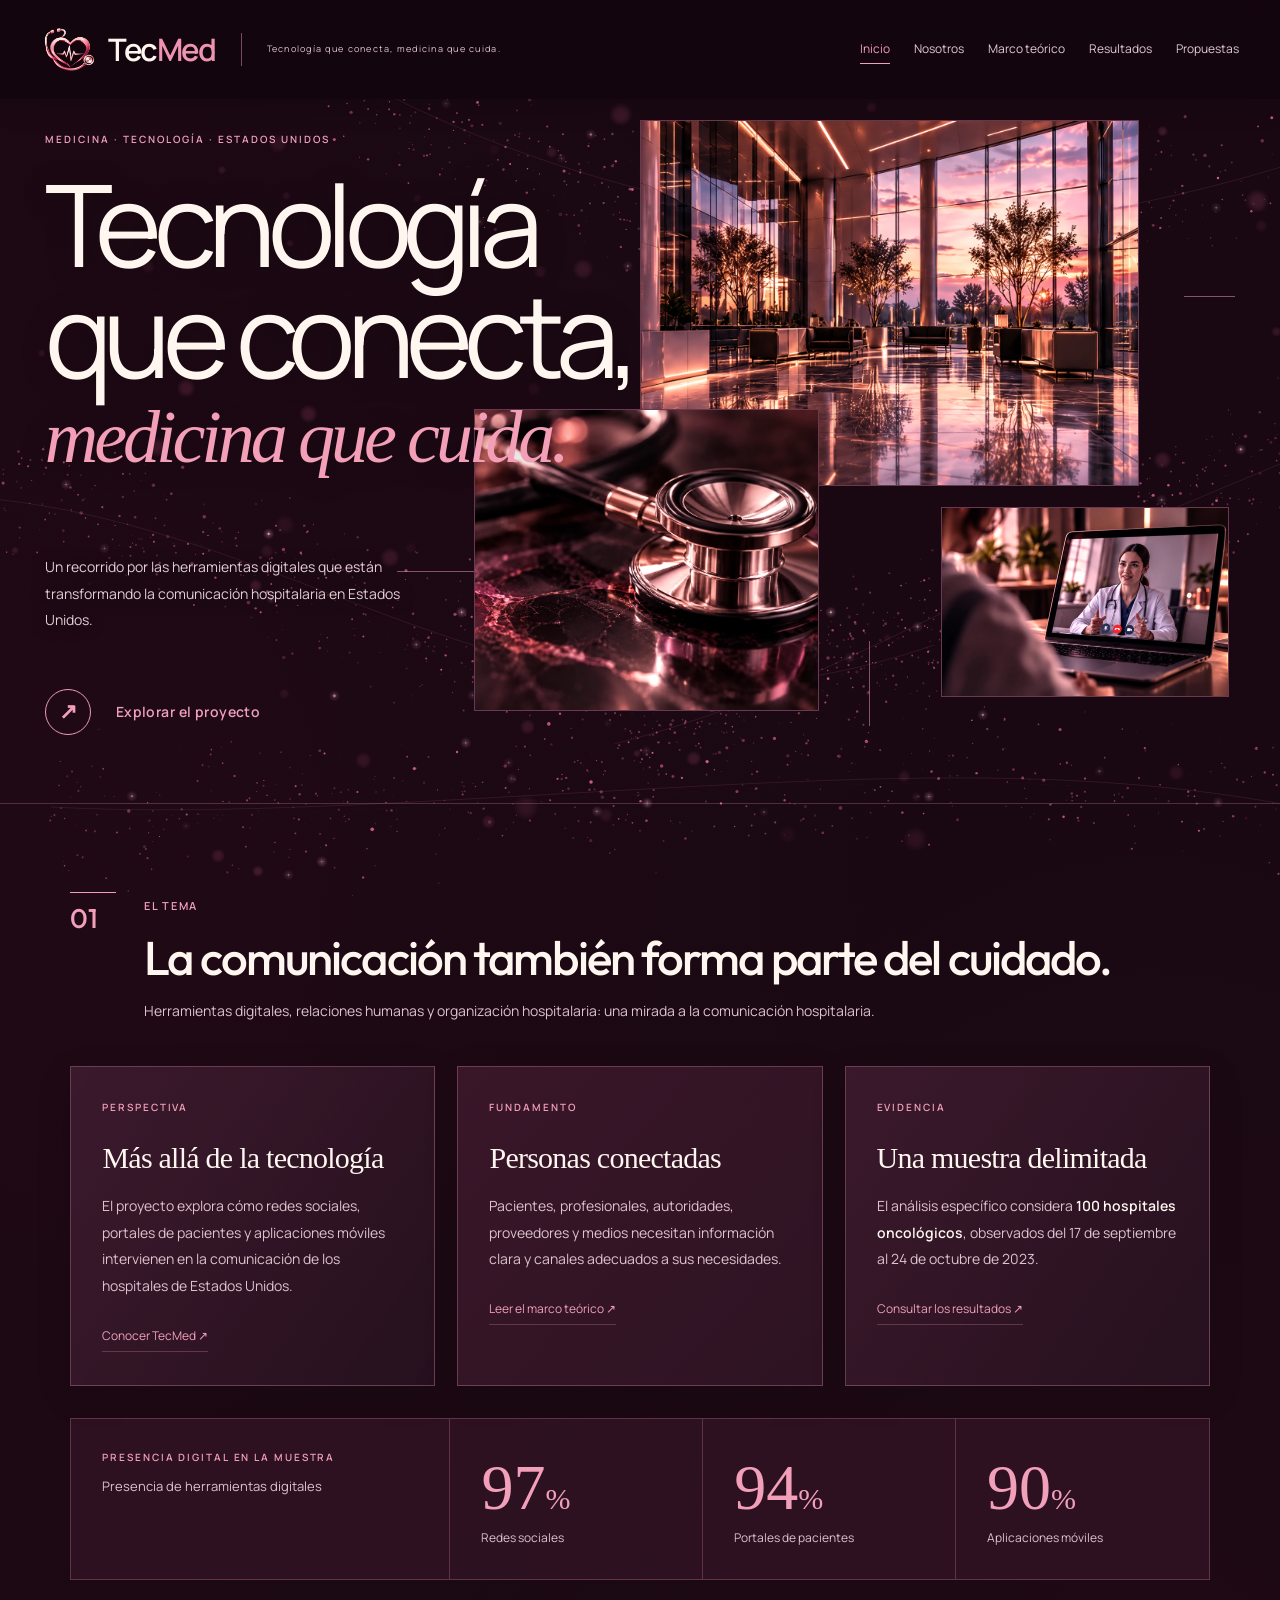
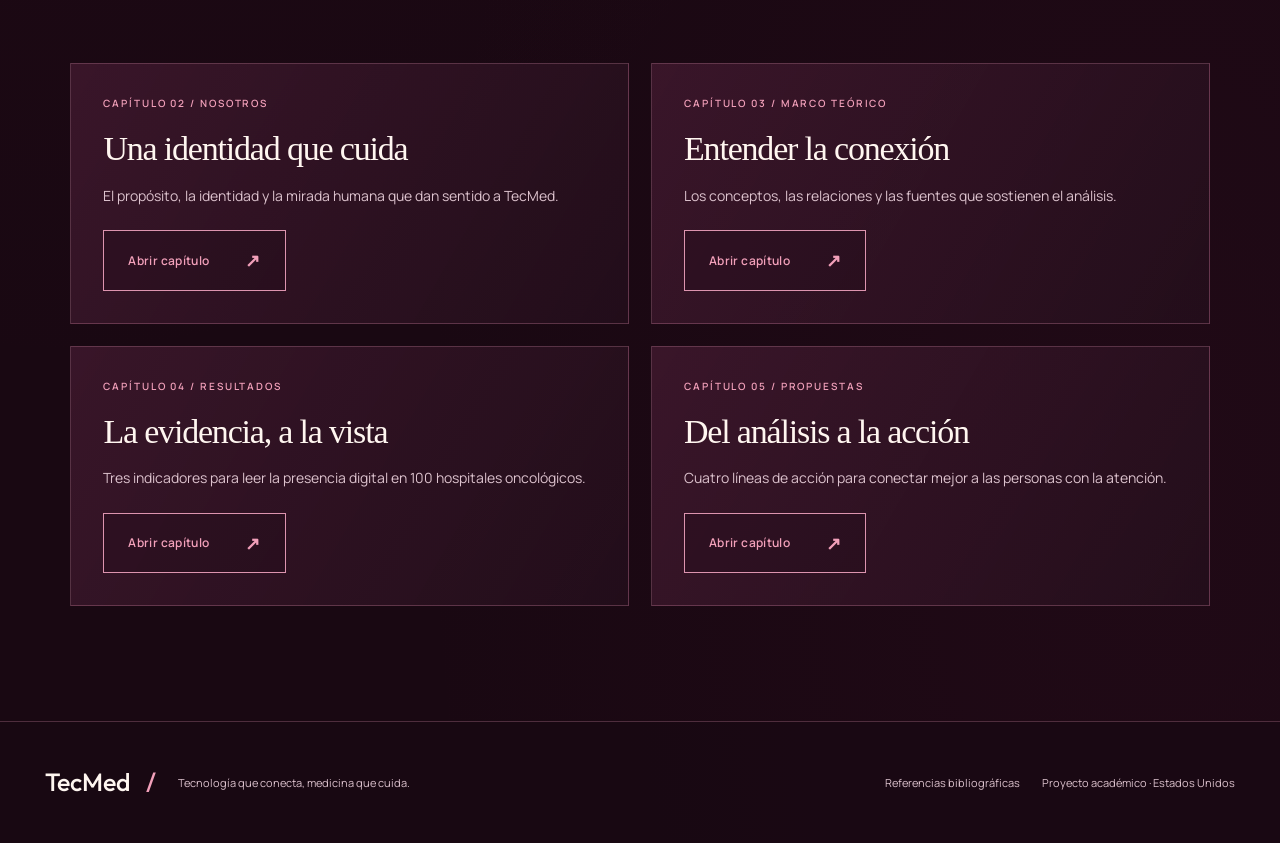
<file: index.html>
<!doctype html>
<html lang="es"><head><meta charset="utf-8"><meta name="viewport" content="width=device-width,initial-scale=1"><meta name="theme-color" content="#111712"><meta name="description" content="TecMed: tecnología, medicina y comunicación hospitalaria en Estados Unidos. Un recorrido académico por sus fundamentos, resultados y propuestas."><title>Inicio · TecMed</title><link rel="icon" href="assets/rose-emblem.webp"><link rel="stylesheet" href="assets/styles.css?v=20261009mobile"><script defer src="assets/main.js?v=20261009gentlemotion"></script></head>
<body class="home"><a class="skip" href="#contenido">Saltar al contenido</a><canvas id="particles" aria-hidden="true"></canvas><div class="reading-progress" aria-hidden="true"></div>
<header class="site-header"><a class="brand" href="index.html" aria-label="TecMed, inicio"><span class="logo-frame"><img src="assets/rose-emblem.webp" width="48" height="48" alt="Logo de TecMed: corazón y estetoscopio"></span><span><strong>Tec<span class="wordmark-med">Med</span><span class="brand-dot">.</span></strong><small>Tecnología que conecta, medicina que cuida.</small></span></a><button class="menu-toggle" type="button" aria-expanded="false" aria-controls="site-nav">Menú <span aria-hidden="true">＋</span></button><nav id="site-nav" aria-label="Navegación principal"><a href="index.html" aria-current="page">Inicio</a><a href="nosotros.html">Nosotros</a><a href="marco-teorico.html">Marco teórico</a><a href="resultados.html">Resultados</a><a href="propuestas.html">Propuestas</a></nav></header>
<main id="contenido"><section class="editorial-hero" aria-label="Introducción a TecMed"><div class="editorial-copy"><span class="eyebrow">Medicina · Tecnología · Estados Unidos</span><h1><span>Tecnología</span><span>que conecta,</span><em>medicina que cuida.</em></h1><p>Un recorrido por las herramientas digitales que están transformando la comunicación hospitalaria en Estados Unidos.</p><a class="button" href="#panorama">Explorar el proyecto <span aria-hidden="true">↗</span></a></div><div class="editorial-visuals" aria-hidden="true"><figure class="editorial-image scene-hospital"><img src="assets/rose-atrium.webp" alt="" fetchpriority="high"></figure><figure class="editorial-image scene-instrument"><img src="assets/rose-instrument.webp" alt="" fetchpriority="high"></figure><figure class="editorial-image scene-network"><img src="assets/rose-telehealth.webp" alt="" fetchpriority="high"></figure><span class="editorial-rule rule-one"></span><span class="editorial-rule rule-two"></span><span class="editorial-rule rule-three"></span></div></section><section class="content-wrap" id="panorama"><div class="section-heading"><span class="section-index">01</span><div><span class="eyebrow">El tema</span><h2>La comunicación también forma parte del cuidado.</h2><p>Herramientas digitales, relaciones humanas y organización hospitalaria: una mirada a la comunicación hospitalaria.</p></div></div><div class="box-grid three"><article class="info-box "><span class="eyebrow">Perspectiva</span><h3>Más allá de la tecnología</h3><p>El proyecto explora cómo redes sociales, portales de pacientes y aplicaciones móviles intervienen en la comunicación de los hospitales de Estados Unidos.</p><a class="text-link" href="nosotros.html">Conocer TecMed ↗</a></article><article class="info-box "><span class="eyebrow">Fundamento</span><h3>Personas conectadas</h3><p>Pacientes, profesionales, autoridades, proveedores y medios necesitan información clara y canales adecuados a sus necesidades.</p><a class="text-link" href="marco-teorico.html">Leer el marco teórico ↗</a></article><article class="info-box "><span class="eyebrow">Evidencia</span><h3>Una muestra delimitada</h3><p>El análisis específico considera <strong>100 hospitales oncológicos</strong>, observados del 17 de septiembre al 24 de octubre de 2023.</p><a class="text-link" href="resultados.html">Consultar los resultados ↗</a></article></div><div class="data-strip"><div><span class="eyebrow">Presencia digital en la muestra</span><p>Presencia de herramientas digitales</p></div><div><strong>97<span>%</span></strong><span>Redes sociales</span></div><div><strong>94<span>%</span></strong><span>Portales de pacientes</span></div><div><strong>90<span>%</span></strong><span>Aplicaciones móviles</span></div></div></section><section class="content-wrap compact editorial-directory" aria-label="Explorar capítulos"><article class="editorial-entry"><span class="eyebrow">Capítulo 02 / Nosotros</span><h2>Una identidad que cuida</h2><p>El propósito, la identidad y la mirada humana que dan sentido a TecMed.</p><a class="button" href="nosotros.html">Abrir capítulo <span aria-hidden="true">↗</span></a></article><article class="editorial-entry"><span class="eyebrow">Capítulo 03 / Marco teórico</span><h2>Entender la conexión</h2><p>Los conceptos, las relaciones y las fuentes que sostienen el análisis.</p><a class="button" href="marco-teorico.html">Abrir capítulo <span aria-hidden="true">↗</span></a></article><article class="editorial-entry"><span class="eyebrow">Capítulo 04 / Resultados</span><h2>La evidencia, a la vista</h2><p>Tres indicadores para leer la presencia digital en 100 hospitales oncológicos.</p><a class="button" href="resultados.html">Abrir capítulo <span aria-hidden="true">↗</span></a></article><article class="editorial-entry"><span class="eyebrow">Capítulo 05 / Propuestas</span><h2>Del análisis a la acción</h2><p>Cuatro líneas de acción para conectar mejor a las personas con la atención.</p><a class="button" href="propuestas.html">Abrir capítulo <span aria-hidden="true">↗</span></a></article></section></main><footer class="site-footer"><div><a class="footer-brand" href="index.html">TecMed<span> / </span></a><span>Tecnología que conecta, medicina que cuida.</span></div><div><a href="marco-teorico.html#referencias">Referencias bibliográficas</a><span>Proyecto académico · Estados Unidos</span></div></footer></body></html>
</file>
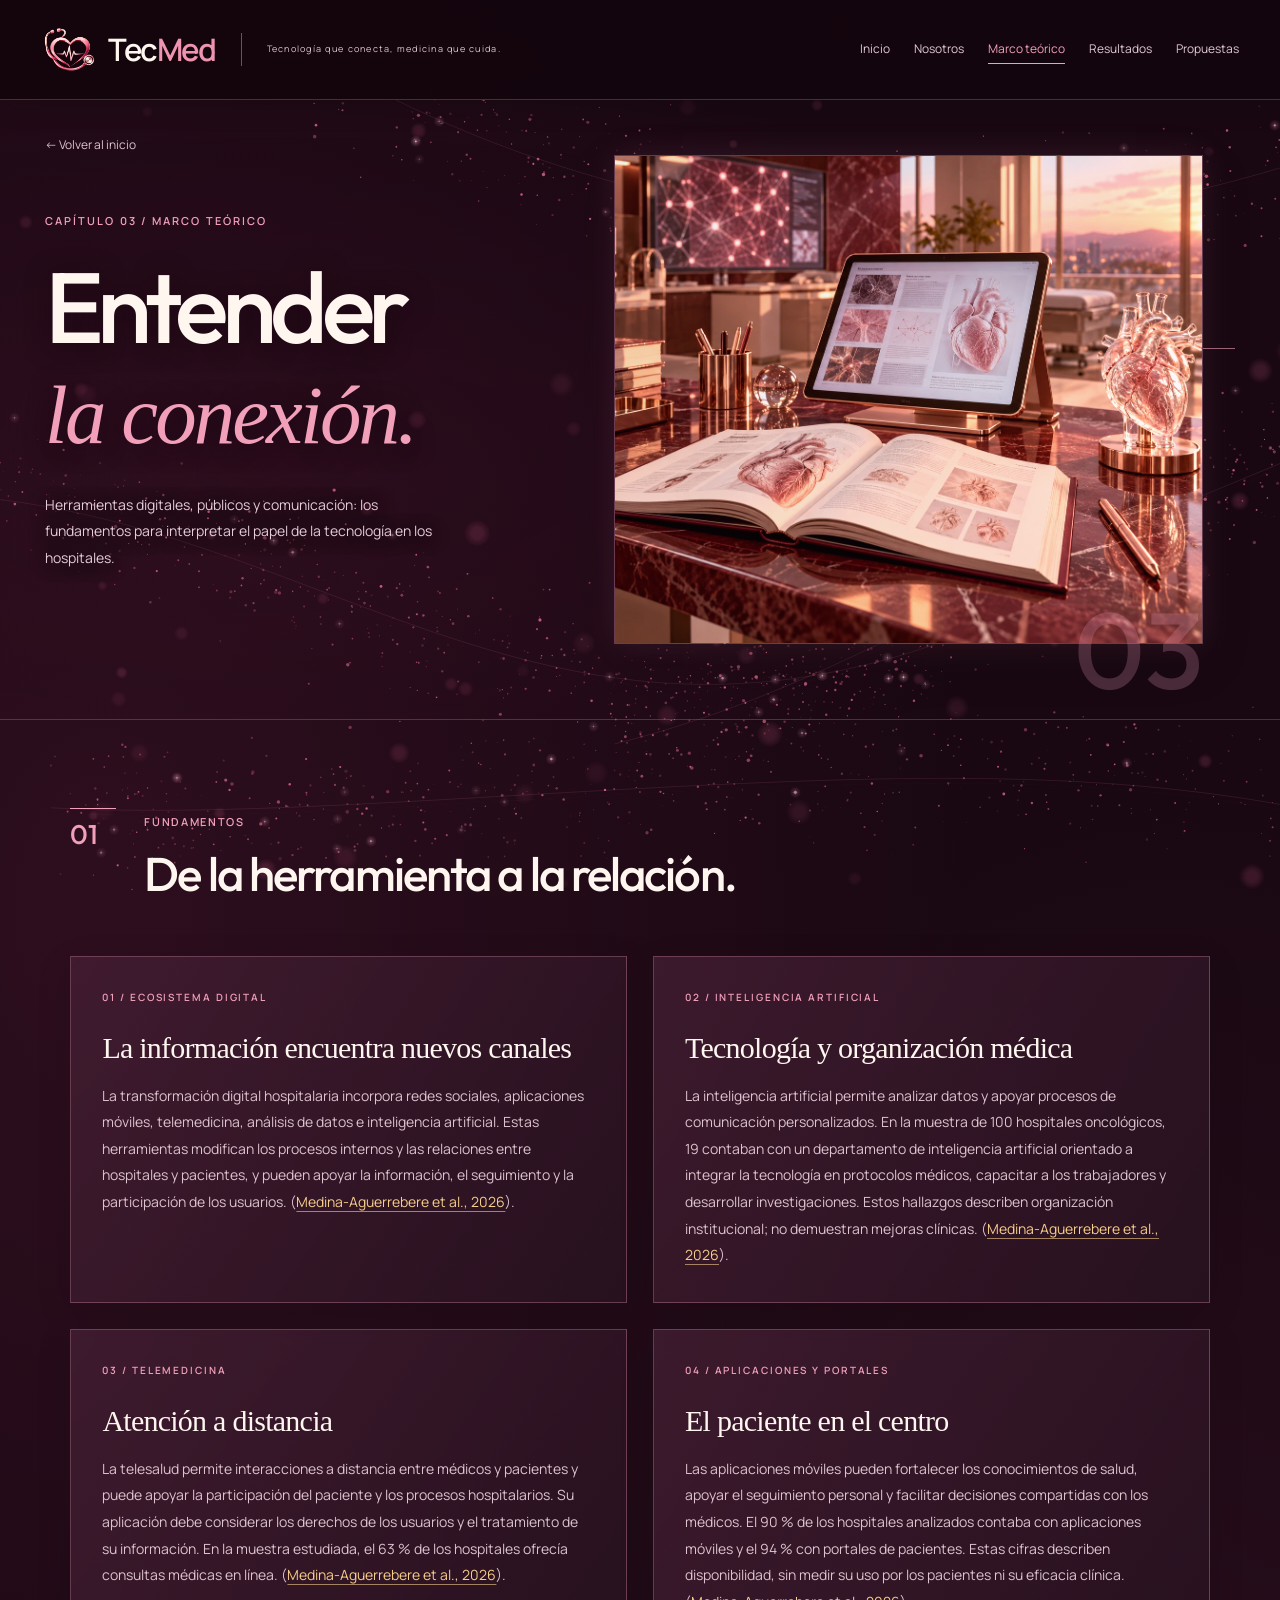
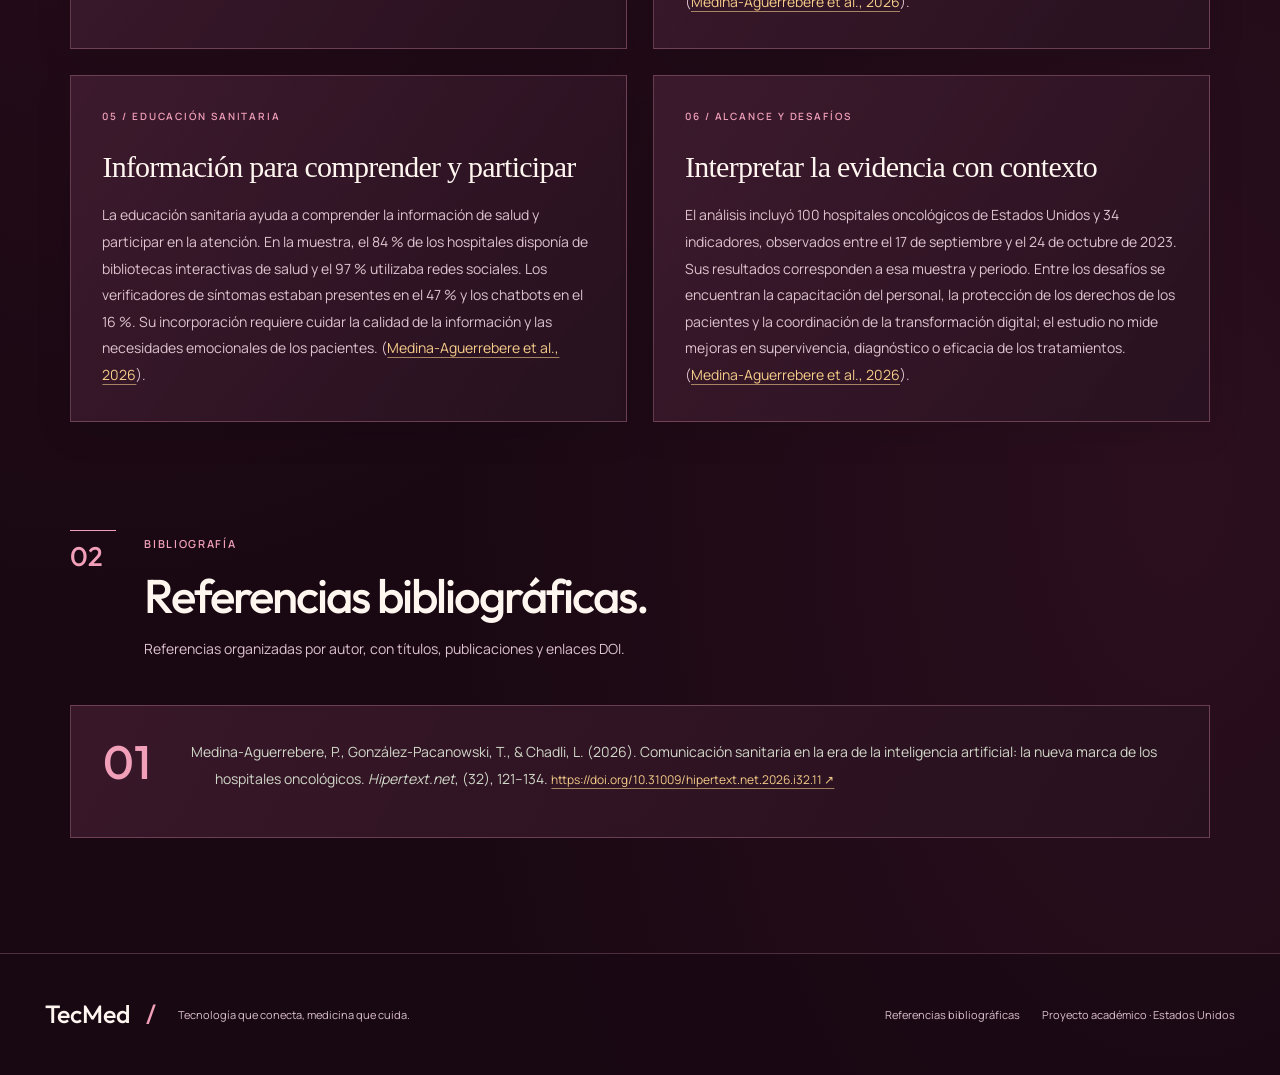
<file: marco-teorico.html>
<!doctype html>
<html lang="es"><head><meta charset="utf-8"><meta name="viewport" content="width=device-width,initial-scale=1"><meta name="theme-color" content="#111712"><meta name="description" content="TecMed: tecnología, medicina y comunicación hospitalaria en Estados Unidos. Un recorrido académico por sus fundamentos, resultados y propuestas."><title>Marco teórico · TecMed</title><link rel="icon" href="assets/rose-emblem.webp"><link rel="stylesheet" href="assets/styles.css?v=20261009mobile"><script defer src="assets/main.js?v=20261009gentlemotion"></script></head>
<body class="interior page-marco-teorico"><a class="skip" href="#contenido">Saltar al contenido</a><canvas id="particles" aria-hidden="true"></canvas><div class="reading-progress" aria-hidden="true"></div>
<header class="site-header"><a class="brand" href="index.html" aria-label="TecMed, inicio"><span class="logo-frame"><img src="assets/rose-emblem.webp" width="48" height="48" alt="Logo de TecMed: corazón y estetoscopio"></span><span><strong>Tec<span class="wordmark-med">Med</span><span class="brand-dot">.</span></strong><small>Tecnología que conecta, medicina que cuida.</small></span></a><button class="menu-toggle" type="button" aria-expanded="false" aria-controls="site-nav">Menú <span aria-hidden="true">＋</span></button><nav id="site-nav" aria-label="Navegación principal"><a href="index.html">Inicio</a><a href="nosotros.html">Nosotros</a><a href="marco-teorico.html" aria-current="page">Marco teórico</a><a href="resultados.html">Resultados</a><a href="propuestas.html">Propuestas</a></nav></header>
<main id="contenido"><section class="chapter-hero"><img class="chapter-photo" src="assets/rose-marco-digital.webp" alt="" fetchpriority="high"><div class="chapter-shade"></div><div class="hero-copy"><a class="back-link" href="index.html">← Volver al inicio</a><div class="eyebrow">Capítulo 03 / Marco teórico</div><h1>Entender<br><em>la conexión.</em></h1><p>Herramientas digitales, públicos y comunicación: los fundamentos para interpretar el papel de la tecnología en los hospitales.</p></div><span class="hero-number" aria-hidden="true">03</span></section><section class="content-wrap"><div class="section-heading"><span class="section-index">01</span><div><span class="eyebrow">Fundamentos</span><h2>De la herramienta a la relación.</h2></div></div><div class="box-grid two"><article class="info-box "><span class="eyebrow">01 / Ecosistema digital</span><h3>La información encuentra nuevos canales</h3><p>La transformación digital hospitalaria incorpora redes sociales, aplicaciones móviles, telemedicina, análisis de datos e inteligencia artificial. Estas herramientas modifican los procesos internos y las relaciones entre hospitales y pacientes, y pueden apoyar la información, el seguimiento y la participación de los usuarios. (<a href="https://doi.org/10.31009/hipertext.net.2026.i32.11" target="_blank" rel="noopener noreferrer">Medina-Aguerrebere et al., 2026</a>).</p></article><article class="info-box "><span class="eyebrow">02 / Inteligencia artificial</span><h3>Tecnología y organización médica</h3><p>La inteligencia artificial permite analizar datos y apoyar procesos de comunicación personalizados. En la muestra de 100 hospitales oncológicos, 19 contaban con un departamento de inteligencia artificial orientado a integrar la tecnología en protocolos médicos, capacitar a los trabajadores y desarrollar investigaciones. Estos hallazgos describen organización institucional; no demuestran mejoras clínicas. (<a href="https://doi.org/10.31009/hipertext.net.2026.i32.11" target="_blank" rel="noopener noreferrer">Medina-Aguerrebere et al., 2026</a>).</p></article><article class="info-box "><span class="eyebrow">03 / Telemedicina</span><h3>Atención a distancia</h3><p>La telesalud permite interacciones a distancia entre médicos y pacientes y puede apoyar la participación del paciente y los procesos hospitalarios. Su aplicación debe considerar los derechos de los usuarios y el tratamiento de su información. En la muestra estudiada, el 63 % de los hospitales ofrecía consultas médicas en línea. (<a href="https://doi.org/10.31009/hipertext.net.2026.i32.11" target="_blank" rel="noopener noreferrer">Medina-Aguerrebere et al., 2026</a>).</p></article><article class="info-box "><span class="eyebrow">04 / Aplicaciones y portales</span><h3>El paciente en el centro</h3><p>Las aplicaciones móviles pueden fortalecer los conocimientos de salud, apoyar el seguimiento personal y facilitar decisiones compartidas con los médicos. El 90 % de los hospitales analizados contaba con aplicaciones móviles y el 94 % con portales de pacientes. Estas cifras describen disponibilidad, sin medir su uso por los pacientes ni su eficacia clínica. (<a href="https://doi.org/10.31009/hipertext.net.2026.i32.11" target="_blank" rel="noopener noreferrer">Medina-Aguerrebere et al., 2026</a>).</p></article><article class="info-box "><span class="eyebrow">05 / Educación sanitaria</span><h3>Información para comprender y participar</h3><p>La educación sanitaria ayuda a comprender la información de salud y participar en la atención. En la muestra, el 84 % de los hospitales disponía de bibliotecas interactivas de salud y el 97 % utilizaba redes sociales. Los verificadores de síntomas estaban presentes en el 47 % y los chatbots en el 16 %. Su incorporación requiere cuidar la calidad de la información y las necesidades emocionales de los pacientes. (<a href="https://doi.org/10.31009/hipertext.net.2026.i32.11" target="_blank" rel="noopener noreferrer">Medina-Aguerrebere et al., 2026</a>).</p></article><article class="info-box "><span class="eyebrow">06 / Alcance y desafíos</span><h3>Interpretar la evidencia con contexto</h3><p>El análisis incluyó 100 hospitales oncológicos de Estados Unidos y 34 indicadores, observados entre el 17 de septiembre y el 24 de octubre de 2023. Sus resultados corresponden a esa muestra y periodo. Entre los desafíos se encuentran la capacitación del personal, la protección de los derechos de los pacientes y la coordinación de la transformación digital; el estudio no mide mejoras en supervivencia, diagnóstico o eficacia de los tratamientos. (<a href="https://doi.org/10.31009/hipertext.net.2026.i32.11" target="_blank" rel="noopener noreferrer">Medina-Aguerrebere et al., 2026</a>).</p></article></div></section><section class="content-wrap compact" id="referencias"><div class="section-heading"><span class="section-index">02</span><div><span class="eyebrow">Bibliografía</span><h2>Referencias bibliográficas.</h2><p>Referencias organizadas por autor, con títulos, publicaciones y enlaces DOI.</p></div></div><ol class="reference-list"><li class="reference-box" id="ref-medina-2026"><span class="ref-number">01</span><div><p class="hanging">Medina-Aguerrebere, P., González-Pacanowski, T., &amp; Chadli, L. (2026). Comunicación sanitaria en la era de la inteligencia artificial: la nueva marca de los hospitales oncológicos. <em>Hipertext.net</em>, (32), 121–134. <a class="doi" href="https://doi.org/10.31009/hipertext.net.2026.i32.11" target="_blank" rel="noopener noreferrer">https://doi.org/10.31009/hipertext.net.2026.i32.11 <span aria-hidden="true">↗</span><span class="sr-only"> (abre en otra pestaña)</span></a></p></div></li></ol></section></main><footer class="site-footer"><div><a class="footer-brand" href="index.html">TecMed<span> / </span></a><span>Tecnología que conecta, medicina que cuida.</span></div><div><a href="marco-teorico.html#referencias">Referencias bibliográficas</a><span>Proyecto académico · Estados Unidos</span></div></footer></body></html>
</file>
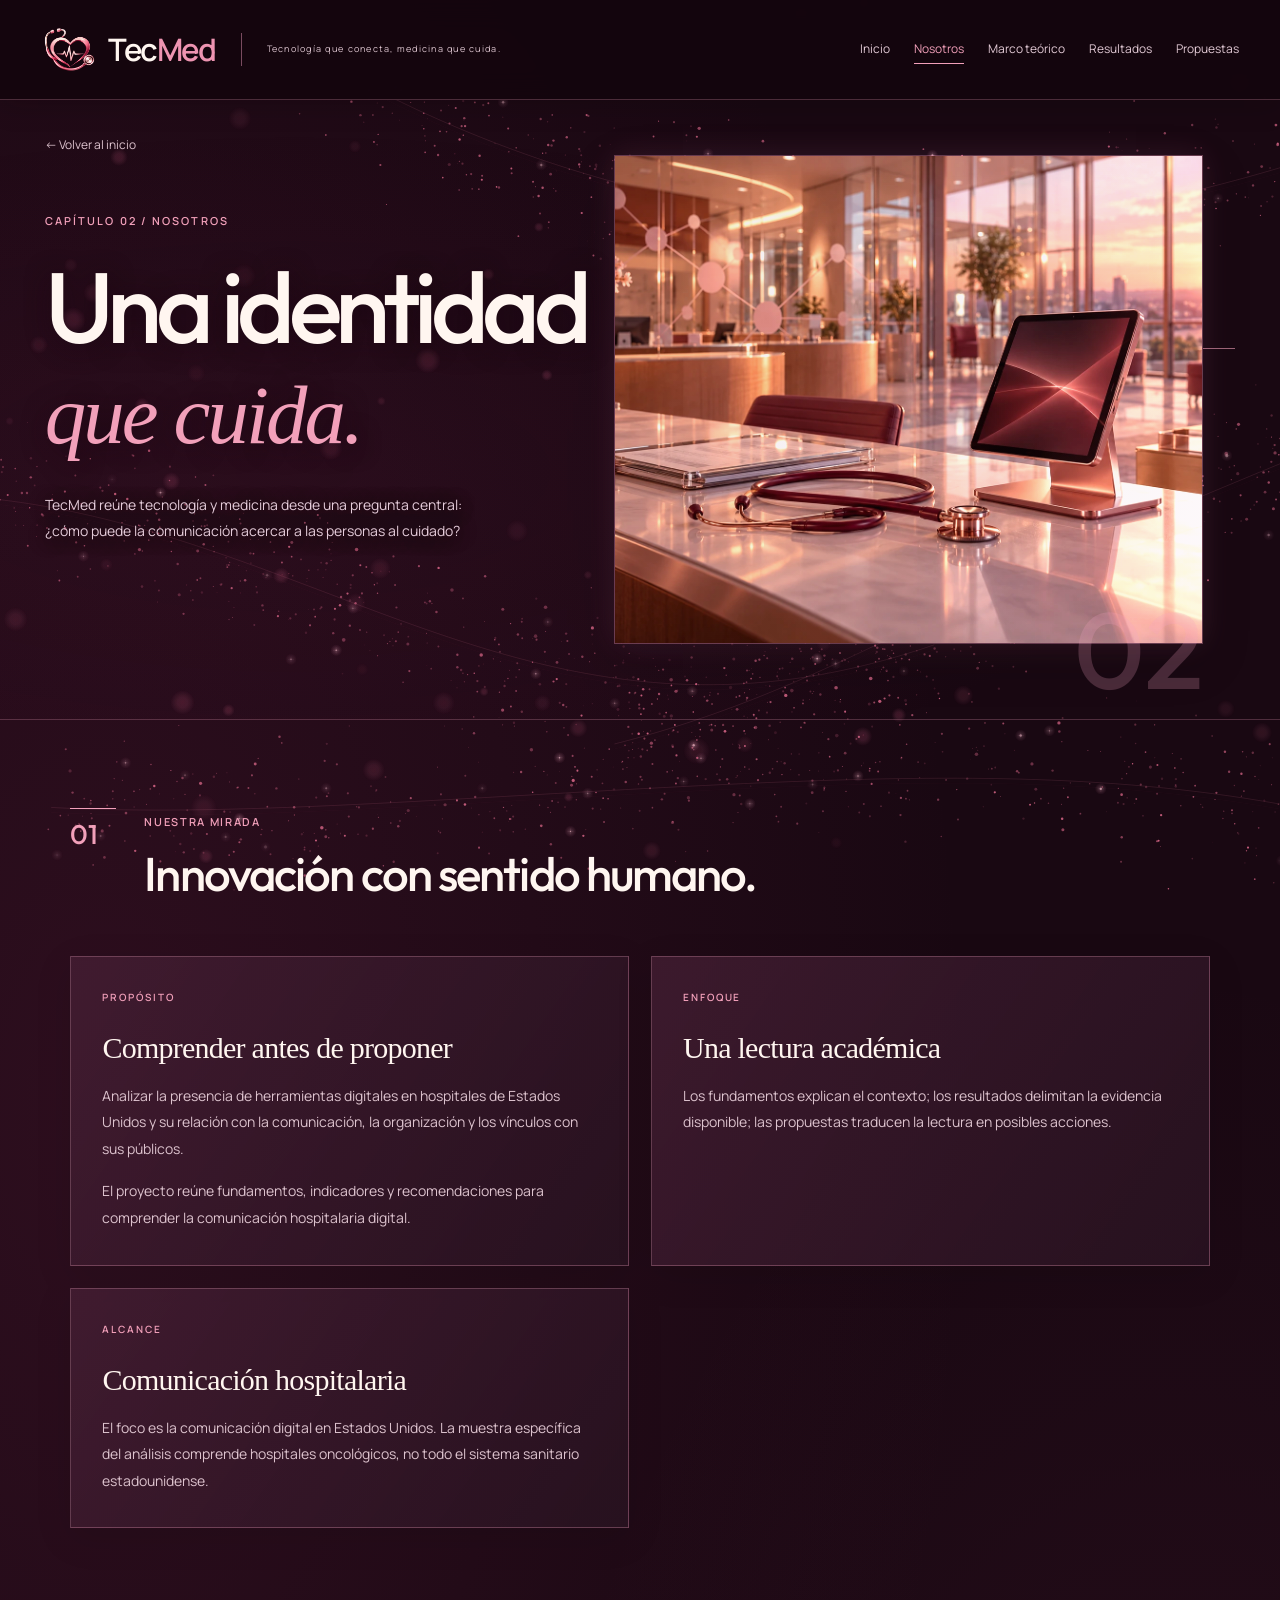
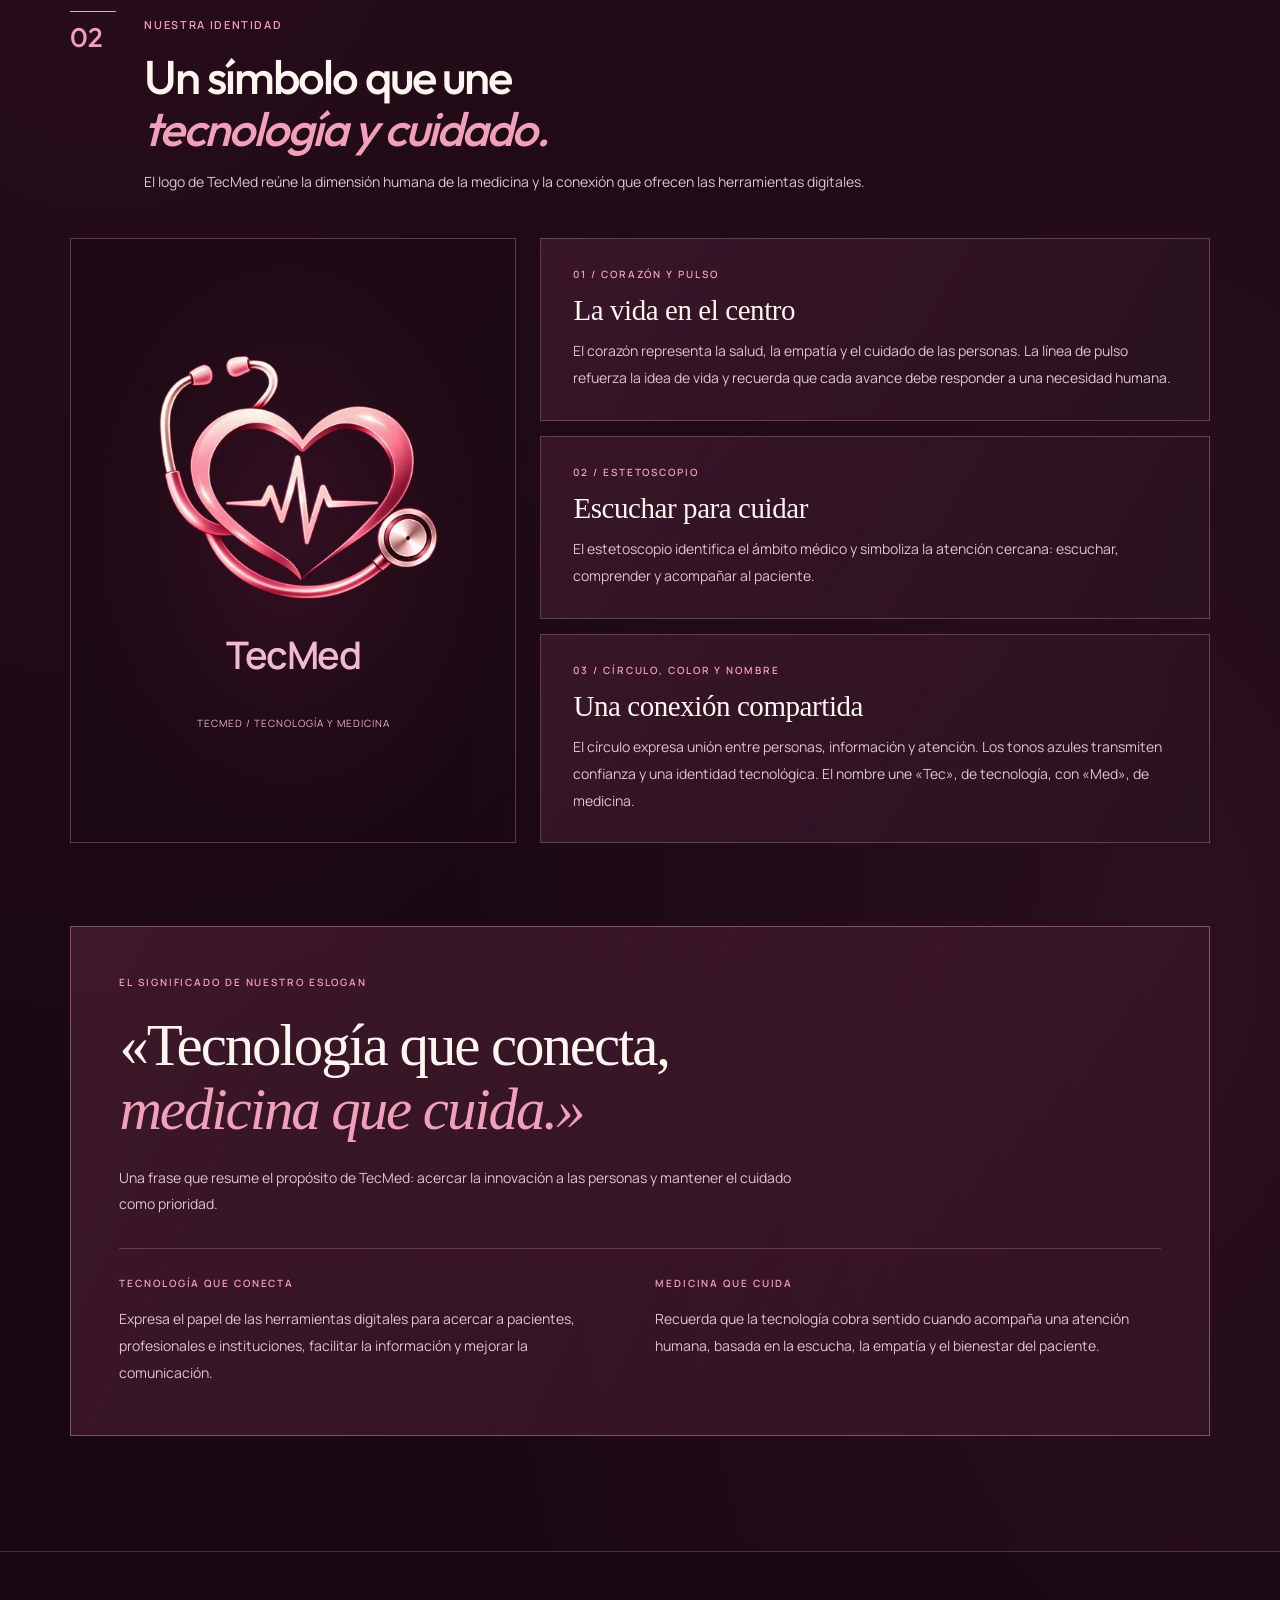
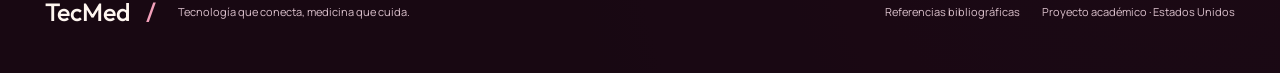
<file: nosotros.html>
<!doctype html>
<html lang="es"><head><meta charset="utf-8"><meta name="viewport" content="width=device-width,initial-scale=1"><meta name="theme-color" content="#111712"><meta name="description" content="TecMed: tecnología, medicina y comunicación hospitalaria en Estados Unidos. Un recorrido académico por sus fundamentos, resultados y propuestas."><title>Nosotros · TecMed</title><link rel="icon" href="assets/rose-emblem.webp"><link rel="stylesheet" href="assets/styles.css?v=20261009mobile"><script defer src="assets/main.js?v=20261009gentlemotion"></script></head>
<body class="interior page-nosotros"><a class="skip" href="#contenido">Saltar al contenido</a><canvas id="particles" aria-hidden="true"></canvas><div class="reading-progress" aria-hidden="true"></div>
<header class="site-header"><a class="brand" href="index.html" aria-label="TecMed, inicio"><span class="logo-frame"><img src="assets/rose-emblem.webp" width="48" height="48" alt="Logo de TecMed: corazón y estetoscopio"></span><span><strong>Tec<span class="wordmark-med">Med</span><span class="brand-dot">.</span></strong><small>Tecnología que conecta, medicina que cuida.</small></span></a><button class="menu-toggle" type="button" aria-expanded="false" aria-controls="site-nav">Menú <span aria-hidden="true">＋</span></button><nav id="site-nav" aria-label="Navegación principal"><a href="index.html">Inicio</a><a href="nosotros.html" aria-current="page">Nosotros</a><a href="marco-teorico.html">Marco teórico</a><a href="resultados.html">Resultados</a><a href="propuestas.html">Propuestas</a></nav></header>
<main id="contenido"><section class="chapter-hero"><img class="chapter-photo" src="assets/rose-nosotros-digital.webp" alt="" fetchpriority="high"><div class="chapter-shade"></div><div class="hero-copy"><a class="back-link" href="index.html">← Volver al inicio</a><div class="eyebrow">Capítulo 02 / Nosotros</div><h1>Una identidad<br><em>que cuida.</em></h1><p>TecMed reúne tecnología y medicina desde una pregunta central: ¿cómo puede la comunicación acercar a las personas al cuidado?</p></div><span class="hero-number" aria-hidden="true">02</span></section><section class="content-wrap"><div class="section-heading"><span class="section-index">01</span><div><span class="eyebrow">Nuestra mirada</span><h2>Innovación con sentido humano.</h2></div></div><div class="box-grid two"><article class="info-box wide"><span class="eyebrow">Propósito</span><h3>Comprender antes de proponer</h3><p>Analizar la presencia de herramientas digitales en hospitales de Estados Unidos y su relación con la comunicación, la organización y los vínculos con sus públicos.</p><p>El proyecto reúne fundamentos, indicadores y recomendaciones para comprender la comunicación hospitalaria digital.</p></article><article class="info-box "><span class="eyebrow">Enfoque</span><h3>Una lectura académica</h3><p>Los fundamentos explican el contexto; los resultados delimitan la evidencia disponible; las propuestas traducen la lectura en posibles acciones.</p></article><article class="info-box "><span class="eyebrow">Alcance</span><h3>Comunicación hospitalaria</h3><p>El foco es la comunicación digital en Estados Unidos. La muestra específica del análisis comprende hospitales oncológicos, no todo el sistema sanitario estadounidense.</p></article></div></section><section class="content-wrap compact" id="identidad"><div class="section-heading"><span class="section-index">02</span><div><span class="eyebrow">Nuestra identidad</span><h2>Un símbolo que une<br><em>tecnología y cuidado.</em></h2><p>El logo de TecMed reúne la dimensión humana de la medicina y la conexión que ofrecen las herramientas digitales.</p></div></div><div class="identity-layout"><figure class="identity-logo"><img src="assets/rose-emblem.webp" width="380" height="380" loading="lazy" alt="Logo de TecMed con corazón, pulso, estetoscopio y círculo azul"><figcaption>TecMed / Tecnología y medicina</figcaption></figure><div class="identity-details"><article class="identity-detail"><span class="eyebrow">01 / Corazón y pulso</span><h3>La vida en el centro</h3><p>El corazón representa la salud, la empatía y el cuidado de las personas. La línea de pulso refuerza la idea de vida y recuerda que cada avance debe responder a una necesidad humana.</p></article><article class="identity-detail"><span class="eyebrow">02 / Estetoscopio</span><h3>Escuchar para cuidar</h3><p>El estetoscopio identifica el ámbito médico y simboliza la atención cercana: escuchar, comprender y acompañar al paciente.</p></article><article class="identity-detail"><span class="eyebrow">03 / Círculo, color y nombre</span><h3>Una conexión compartida</h3><p>El círculo expresa unión entre personas, información y atención. Los tonos azules transmiten confianza y una identidad tecnológica. El nombre une «Tec», de tecnología, con «Med», de medicina.</p></article></div></div></section><section class="content-wrap compact" id="eslogan"><div class="slogan-box"><span class="eyebrow">El significado de nuestro eslogan</span><h2>«Tecnología que conecta,<br><em>medicina que cuida.»</em></h2><p class="slogan-intro">Una frase que resume el propósito de TecMed: acercar la innovación a las personas y mantener el cuidado como prioridad.</p><div class="slogan-grid"><article><span class="eyebrow">Tecnología que conecta</span><p>Expresa el papel de las herramientas digitales para acercar a pacientes, profesionales e instituciones, facilitar la información y mejorar la comunicación.</p></article><article><span class="eyebrow">Medicina que cuida</span><p>Recuerda que la tecnología cobra sentido cuando acompaña una atención humana, basada en la escucha, la empatía y el bienestar del paciente.</p></article></div></div></section></main><footer class="site-footer"><div><a class="footer-brand" href="index.html">TecMed<span> / </span></a><span>Tecnología que conecta, medicina que cuida.</span></div><div><a href="marco-teorico.html#referencias">Referencias bibliográficas</a><span>Proyecto académico · Estados Unidos</span></div></footer></body></html>
</file>
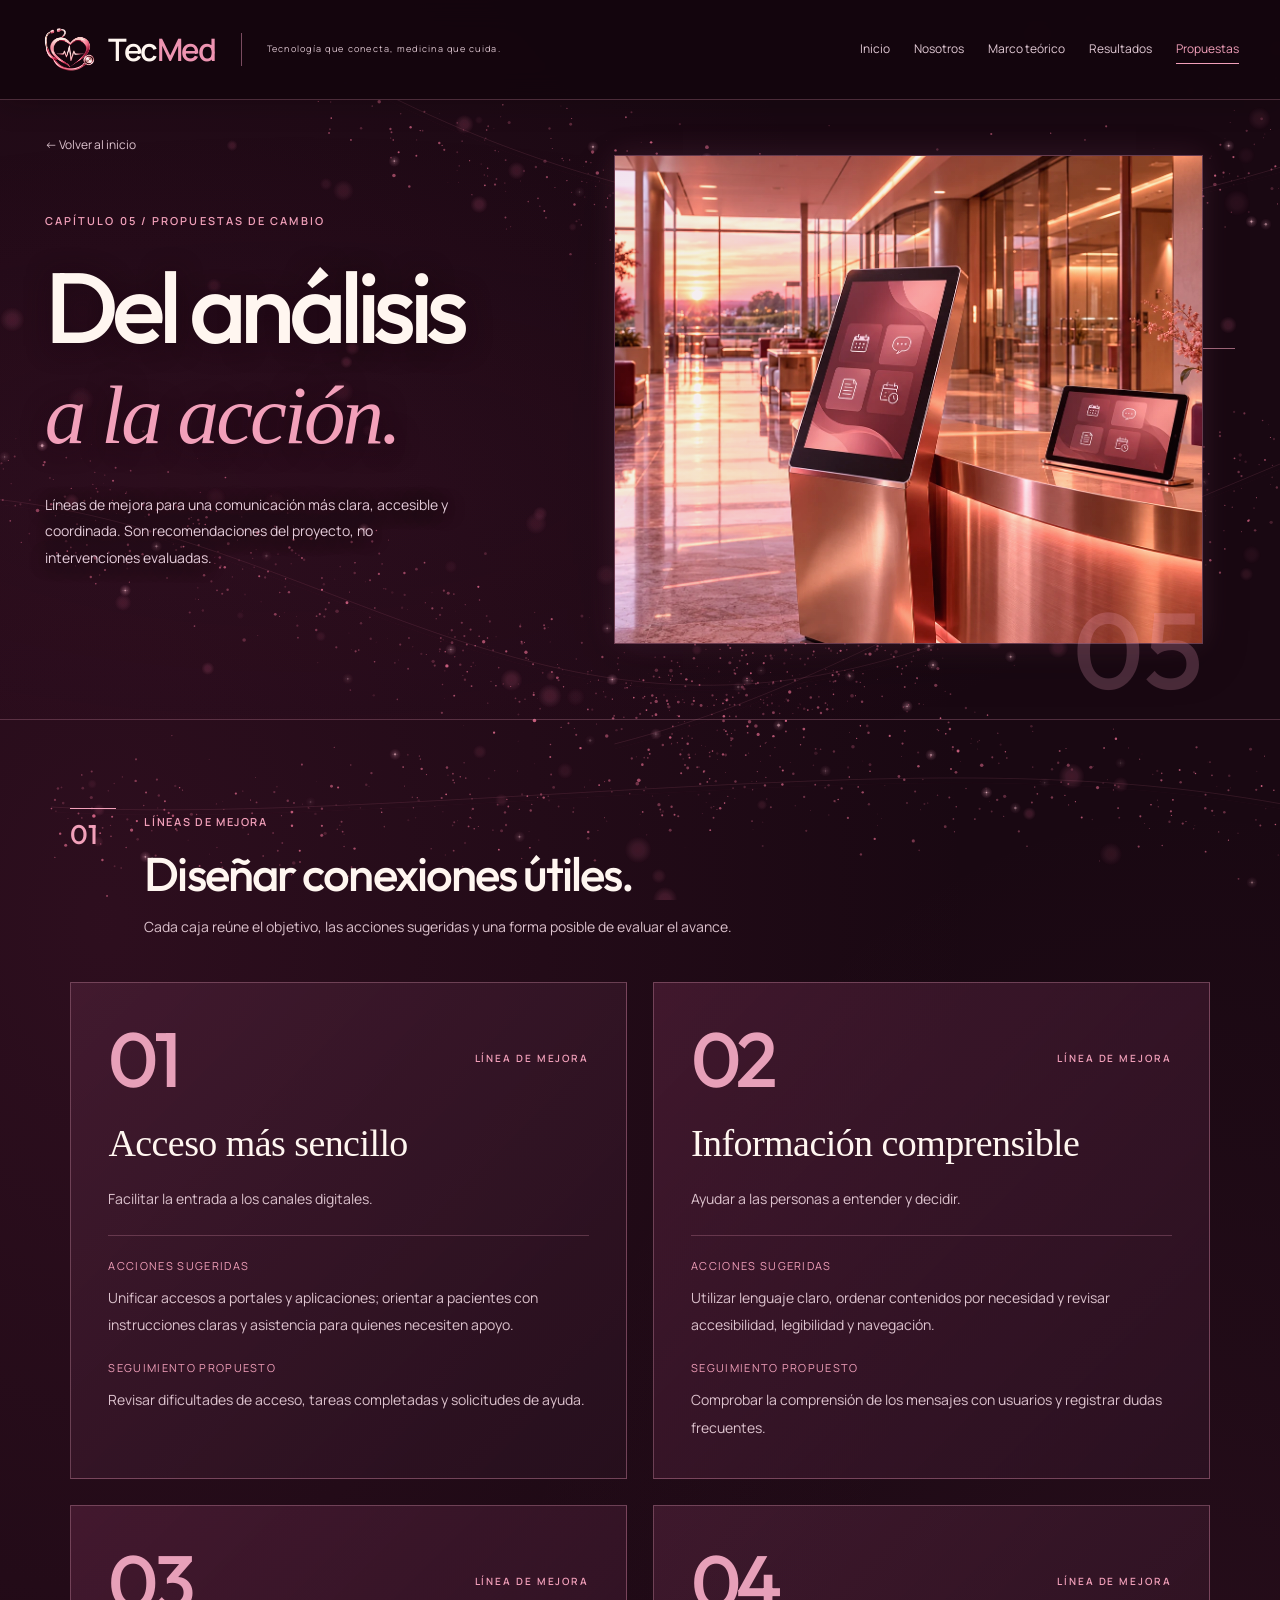
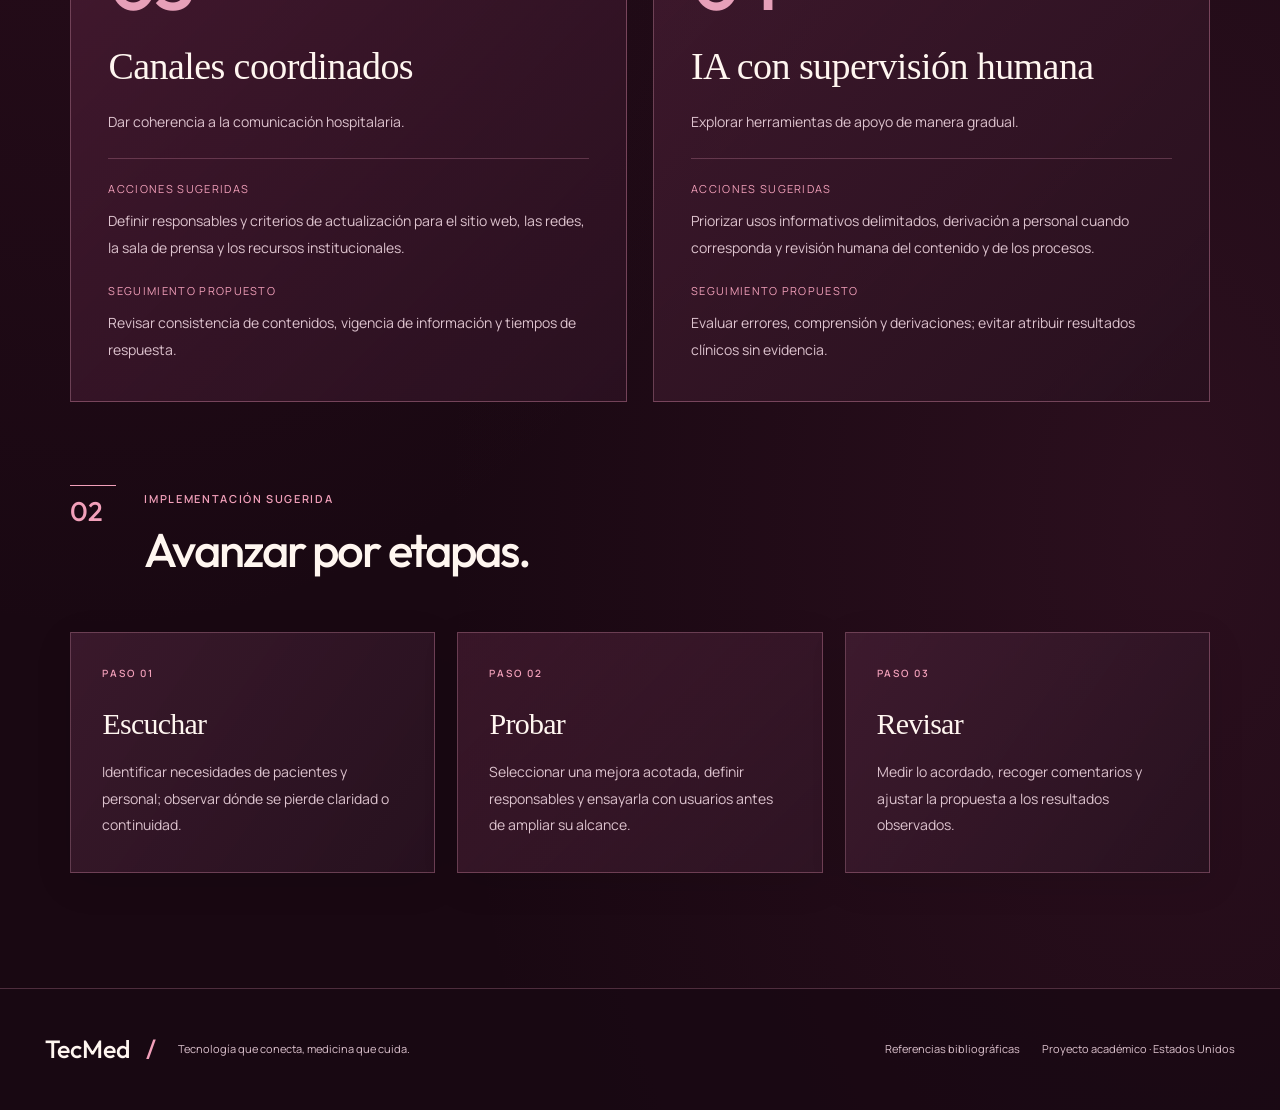
<file: propuestas.html>
<!doctype html>
<html lang="es"><head><meta charset="utf-8"><meta name="viewport" content="width=device-width,initial-scale=1"><meta name="theme-color" content="#111712"><meta name="description" content="TecMed: tecnología, medicina y comunicación hospitalaria en Estados Unidos. Un recorrido académico por sus fundamentos, resultados y propuestas."><title>Propuestas de cambio · TecMed</title><link rel="icon" href="assets/rose-emblem.webp"><link rel="stylesheet" href="assets/styles.css?v=20261009mobile"><script defer src="assets/main.js?v=20261009gentlemotion"></script></head>
<body class="interior page-propuestas"><a class="skip" href="#contenido">Saltar al contenido</a><canvas id="particles" aria-hidden="true"></canvas><div class="reading-progress" aria-hidden="true"></div>
<header class="site-header"><a class="brand" href="index.html" aria-label="TecMed, inicio"><span class="logo-frame"><img src="assets/rose-emblem.webp" width="48" height="48" alt="Logo de TecMed: corazón y estetoscopio"></span><span><strong>Tec<span class="wordmark-med">Med</span><span class="brand-dot">.</span></strong><small>Tecnología que conecta, medicina que cuida.</small></span></a><button class="menu-toggle" type="button" aria-expanded="false" aria-controls="site-nav">Menú <span aria-hidden="true">＋</span></button><nav id="site-nav" aria-label="Navegación principal"><a href="index.html">Inicio</a><a href="nosotros.html">Nosotros</a><a href="marco-teorico.html">Marco teórico</a><a href="resultados.html">Resultados</a><a href="propuestas.html" aria-current="page">Propuestas</a></nav></header>
<main id="contenido"><section class="chapter-hero"><img class="chapter-photo" src="assets/rose-propuestas-digital.webp" alt="" fetchpriority="high"><div class="chapter-shade"></div><div class="hero-copy"><a class="back-link" href="index.html">← Volver al inicio</a><div class="eyebrow">Capítulo 05 / Propuestas de cambio</div><h1>Del análisis<br><em>a la acción.</em></h1><p>Líneas de mejora para una comunicación más clara, accesible y coordinada. Son recomendaciones del proyecto, no intervenciones evaluadas.</p></div><span class="hero-number" aria-hidden="true">05</span></section><section class="content-wrap"><div class="section-heading"><span class="section-index">01</span><div><span class="eyebrow">Líneas de mejora</span><h2>Diseñar conexiones útiles.</h2><p>Cada caja reúne el objetivo, las acciones sugeridas y una forma posible de evaluar el avance.</p></div></div><div class="proposal-grid"><article class="proposal-box"><div class="proposal-top"><span>01</span><span class="eyebrow">Línea de mejora</span></div><h3>Acceso más sencillo</h3><p class="proposal-goal">Facilitar la entrada a los canales digitales.</p><dl><dt>Acciones sugeridas</dt><dd>Unificar accesos a portales y aplicaciones; orientar a pacientes con instrucciones claras y asistencia para quienes necesiten apoyo.</dd><dt>Seguimiento propuesto</dt><dd>Revisar dificultades de acceso, tareas completadas y solicitudes de ayuda.</dd></dl></article><article class="proposal-box"><div class="proposal-top"><span>02</span><span class="eyebrow">Línea de mejora</span></div><h3>Información comprensible</h3><p class="proposal-goal">Ayudar a las personas a entender y decidir.</p><dl><dt>Acciones sugeridas</dt><dd>Utilizar lenguaje claro, ordenar contenidos por necesidad y revisar accesibilidad, legibilidad y navegación.</dd><dt>Seguimiento propuesto</dt><dd>Comprobar la comprensión de los mensajes con usuarios y registrar dudas frecuentes.</dd></dl></article><article class="proposal-box"><div class="proposal-top"><span>03</span><span class="eyebrow">Línea de mejora</span></div><h3>Canales coordinados</h3><p class="proposal-goal">Dar coherencia a la comunicación hospitalaria.</p><dl><dt>Acciones sugeridas</dt><dd>Definir responsables y criterios de actualización para el sitio web, las redes, la sala de prensa y los recursos institucionales.</dd><dt>Seguimiento propuesto</dt><dd>Revisar consistencia de contenidos, vigencia de información y tiempos de respuesta.</dd></dl></article><article class="proposal-box"><div class="proposal-top"><span>04</span><span class="eyebrow">Línea de mejora</span></div><h3>IA con supervisión humana</h3><p class="proposal-goal">Explorar herramientas de apoyo de manera gradual.</p><dl><dt>Acciones sugeridas</dt><dd>Priorizar usos informativos delimitados, derivación a personal cuando corresponda y revisión humana del contenido y de los procesos.</dd><dt>Seguimiento propuesto</dt><dd>Evaluar errores, comprensión y derivaciones; evitar atribuir resultados clínicos sin evidencia.</dd></dl></article></div></section><section class="content-wrap compact"><div class="section-heading"><span class="section-index">02</span><div><span class="eyebrow">Implementación sugerida</span><h2>Avanzar por etapas.</h2></div></div><div class="box-grid three"><article class="info-box "><span class="eyebrow">Paso 01</span><h3>Escuchar</h3><p>Identificar necesidades de pacientes y personal; observar dónde se pierde claridad o continuidad.</p></article><article class="info-box "><span class="eyebrow">Paso 02</span><h3>Probar</h3><p>Seleccionar una mejora acotada, definir responsables y ensayarla con usuarios antes de ampliar su alcance.</p></article><article class="info-box "><span class="eyebrow">Paso 03</span><h3>Revisar</h3><p>Medir lo acordado, recoger comentarios y ajustar la propuesta a los resultados observados.</p></article></div></section></main><footer class="site-footer"><div><a class="footer-brand" href="index.html">TecMed<span> / </span></a><span>Tecnología que conecta, medicina que cuida.</span></div><div><a href="marco-teorico.html#referencias">Referencias bibliográficas</a><span>Proyecto académico · Estados Unidos</span></div></footer></body></html>
</file>
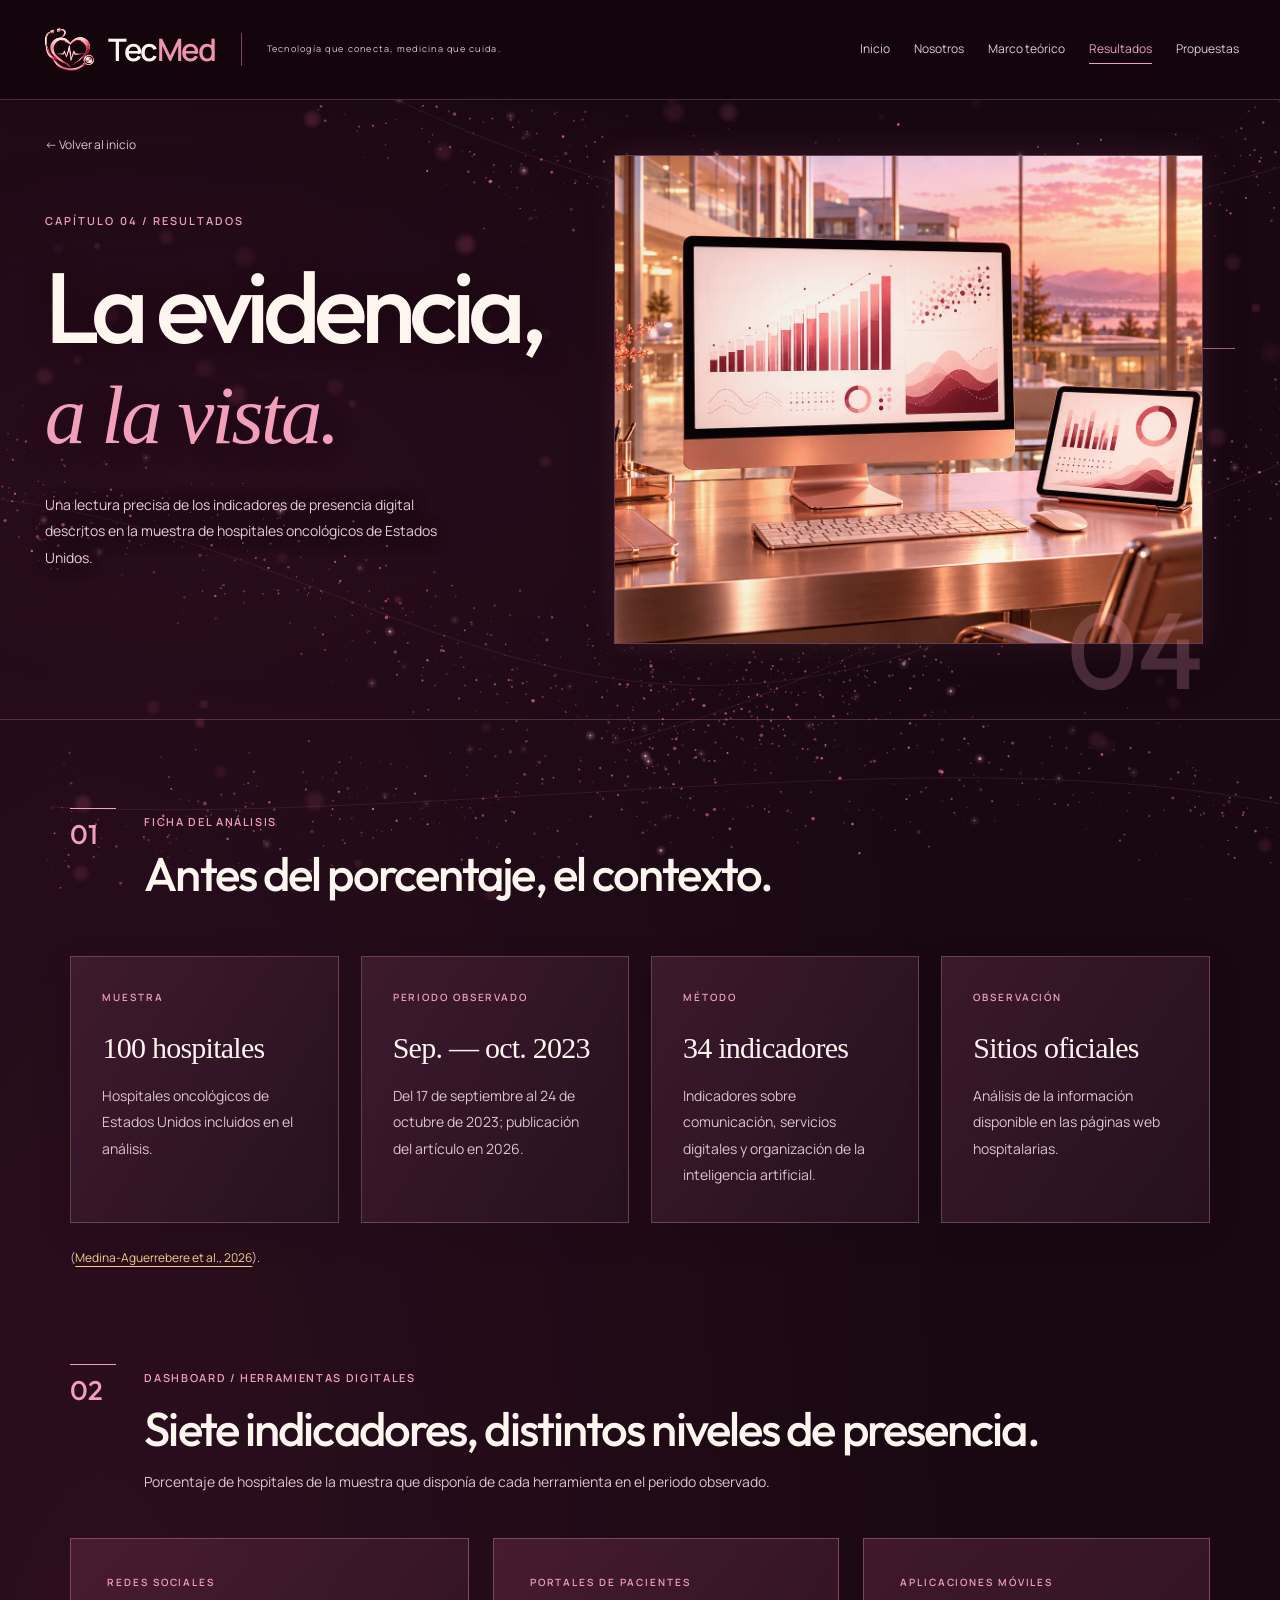
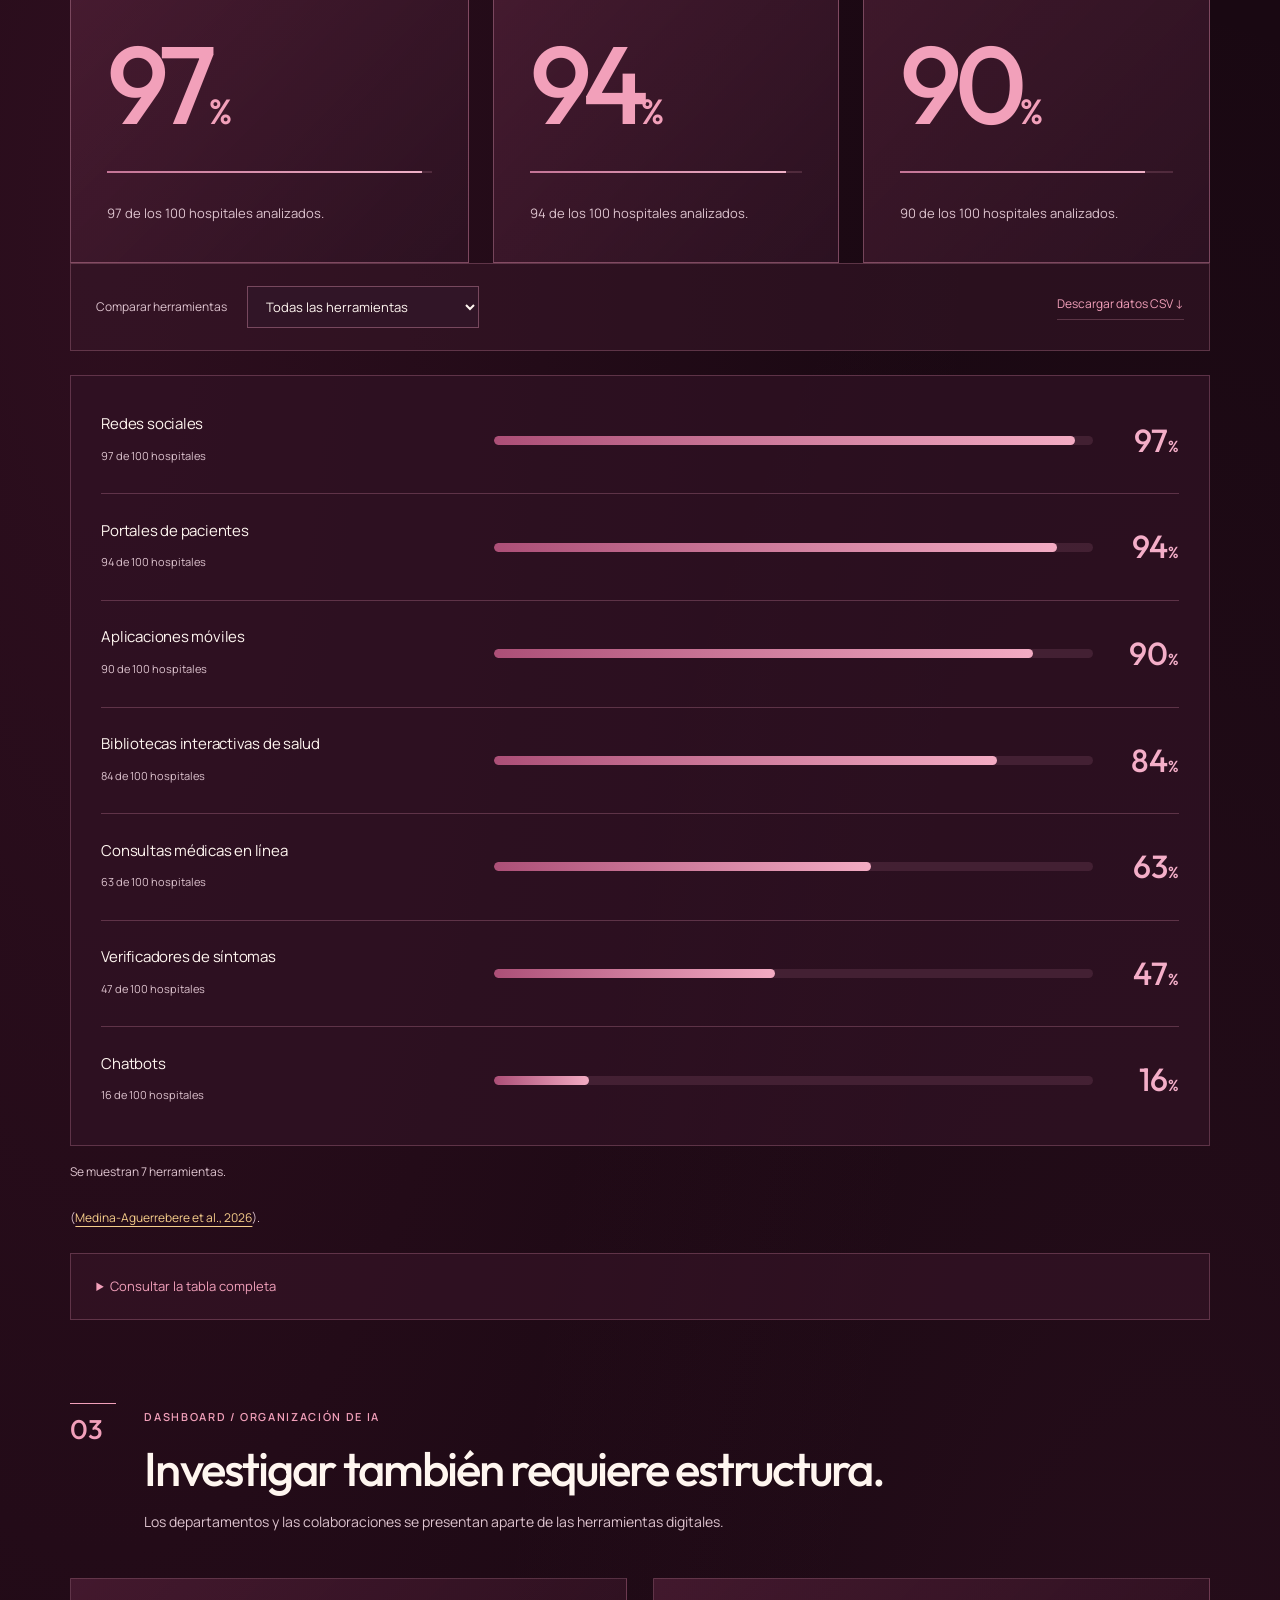
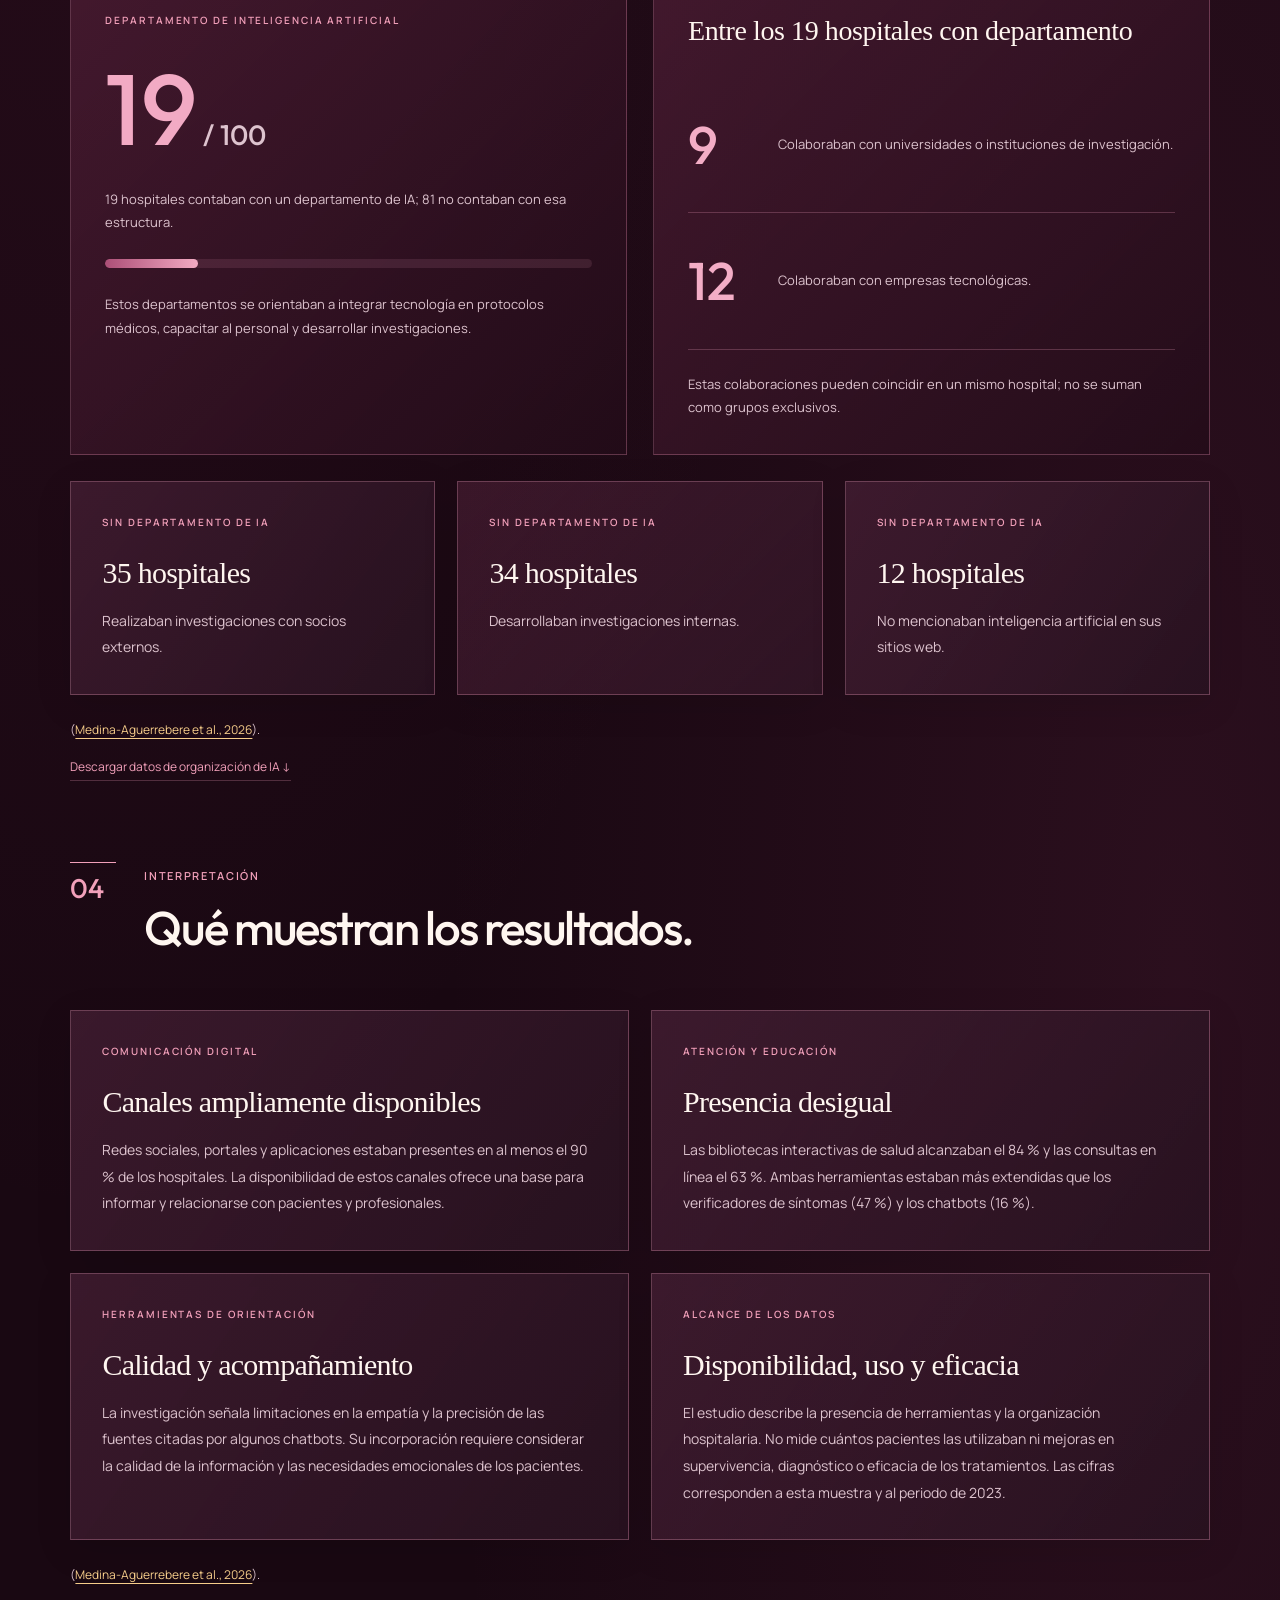
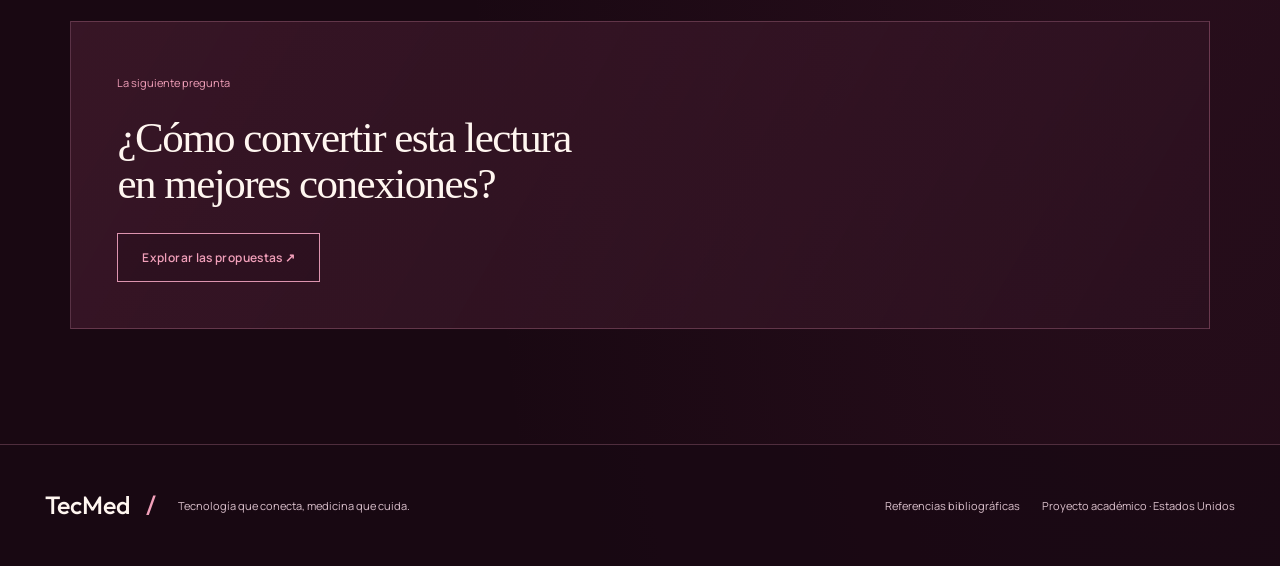
<file: resultados.html>
<!doctype html>
<html lang="es"><head><meta charset="utf-8"><meta name="viewport" content="width=device-width,initial-scale=1"><meta name="theme-color" content="#111712"><meta name="description" content="TecMed: tecnología, medicina y comunicación hospitalaria en Estados Unidos. Un recorrido académico por sus fundamentos, resultados y propuestas."><title>Resultados · TecMed</title><link rel="icon" href="assets/rose-emblem.webp"><link rel="stylesheet" href="assets/styles.css?v=20261009mobile"><script defer src="assets/main.js?v=20261009gentlemotion"></script></head>
<body class="interior page-resultados"><a class="skip" href="#contenido">Saltar al contenido</a><canvas id="particles" aria-hidden="true"></canvas><div class="reading-progress" aria-hidden="true"></div>
<header class="site-header"><a class="brand" href="index.html" aria-label="TecMed, inicio"><span class="logo-frame"><img src="assets/rose-emblem.webp" width="48" height="48" alt="Logo de TecMed: corazón y estetoscopio"></span><span><strong>Tec<span class="wordmark-med">Med</span><span class="brand-dot">.</span></strong><small>Tecnología que conecta, medicina que cuida.</small></span></a><button class="menu-toggle" type="button" aria-expanded="false" aria-controls="site-nav">Menú <span aria-hidden="true">＋</span></button><nav id="site-nav" aria-label="Navegación principal"><a href="index.html">Inicio</a><a href="nosotros.html">Nosotros</a><a href="marco-teorico.html">Marco teórico</a><a href="resultados.html" aria-current="page">Resultados</a><a href="propuestas.html">Propuestas</a></nav></header>
<main id="contenido"><section class="chapter-hero"><img class="chapter-photo" src="assets/rose-resultados-digital.webp" alt="" fetchpriority="high"><div class="chapter-shade"></div><div class="hero-copy"><a class="back-link" href="index.html">← Volver al inicio</a><div class="eyebrow">Capítulo 04 / Resultados</div><h1>La evidencia,<br><em>a la vista.</em></h1><p>Una lectura precisa de los indicadores de presencia digital descritos en la muestra de hospitales oncológicos de Estados Unidos.</p></div><span class="hero-number" aria-hidden="true">04</span></section><section class="content-wrap"><div class="section-heading"><span class="section-index">01</span><div><span class="eyebrow">Ficha del análisis</span><h2>Antes del porcentaje, el contexto.</h2></div></div><div class="box-grid four"><article class="info-box"><span class="eyebrow">Muestra</span><h3>100 hospitales</h3><p>Hospitales oncológicos de Estados Unidos incluidos en el análisis.</p></article><article class="info-box"><span class="eyebrow">Periodo observado</span><h3>Sep. — oct. 2023</h3><p>Del 17 de septiembre al 24 de octubre de 2023; publicación del artículo en 2026.</p></article><article class="info-box"><span class="eyebrow">Método</span><h3>34 indicadores</h3><p>Indicadores sobre comunicación, servicios digitales y organización de la inteligencia artificial.</p></article><article class="info-box"><span class="eyebrow">Observación</span><h3>Sitios oficiales</h3><p>Análisis de la información disponible en las páginas web hospitalarias.</p></article></div><p class="research-citation">(<a href="https://doi.org/10.31009/hipertext.net.2026.i32.11" target="_blank" rel="noopener noreferrer">Medina-Aguerrebere et al., 2026</a>).</p></section><section class="content-wrap compact" id="indicadores"><div class="section-heading"><span class="section-index">02</span><div><span class="eyebrow">Dashboard / Herramientas digitales</span><h2>Siete indicadores, distintos niveles de presencia.</h2><p>Porcentaje de hospitales de la muestra que disponía de cada herramienta en el periodo observado.</p></div></div><div class="metric-grid"><article class="metric-card"><span class="eyebrow">Redes sociales</span><strong class="metric-value">97<span>%</span></strong><div class="metric-bar" aria-hidden="true"><span style="width:97%"></span></div><p>97 de los 100 hospitales analizados.</p></article><article class="metric-card"><span class="eyebrow">Portales de pacientes</span><strong class="metric-value">94<span>%</span></strong><div class="metric-bar" aria-hidden="true"><span style="width:94%"></span></div><p>94 de los 100 hospitales analizados.</p></article><article class="metric-card"><span class="eyebrow">Aplicaciones móviles</span><strong class="metric-value">90<span>%</span></strong><div class="metric-bar" aria-hidden="true"><span style="width:90%"></span></div><p>90 de los 100 hospitales analizados.</p></article></div><div class="results-toolbar"><label for="result-filter">Comparar herramientas</label><select id="result-filter"><option value="all">Todas las herramientas</option><option value="canales">Canales de comunicación</option><option value="atencion">Atención a distancia</option><option value="orientacion">Educación y orientación</option></select><a class="text-link" href="assets/resultados.csv" download>Descargar datos CSV ↓</a></div><div class="dashboard-comparison" aria-label="Comparación de presencia digital"><article class="comparison-row" data-metric="redes" data-group="canales"><div class="comparison-label"><h3>Redes sociales</h3><span>97 de 100 hospitales</span></div><div class="comparison-track" aria-hidden="true"><span style="width:97%"></span></div><strong>97<span>%</span></strong></article><article class="comparison-row" data-metric="portales" data-group="canales"><div class="comparison-label"><h3>Portales de pacientes</h3><span>94 de 100 hospitales</span></div><div class="comparison-track" aria-hidden="true"><span style="width:94%"></span></div><strong>94<span>%</span></strong></article><article class="comparison-row" data-metric="apps" data-group="canales"><div class="comparison-label"><h3>Aplicaciones móviles</h3><span>90 de 100 hospitales</span></div><div class="comparison-track" aria-hidden="true"><span style="width:90%"></span></div><strong>90<span>%</span></strong></article><article class="comparison-row" data-metric="bibliotecas" data-group="orientacion"><div class="comparison-label"><h3>Bibliotecas interactivas de salud</h3><span>84 de 100 hospitales</span></div><div class="comparison-track" aria-hidden="true"><span style="width:84%"></span></div><strong>84<span>%</span></strong></article><article class="comparison-row" data-metric="consultas" data-group="atencion"><div class="comparison-label"><h3>Consultas médicas en línea</h3><span>63 de 100 hospitales</span></div><div class="comparison-track" aria-hidden="true"><span style="width:63%"></span></div><strong>63<span>%</span></strong></article><article class="comparison-row" data-metric="sintomas" data-group="orientacion"><div class="comparison-label"><h3>Verificadores de síntomas</h3><span>47 de 100 hospitales</span></div><div class="comparison-track" aria-hidden="true"><span style="width:47%"></span></div><strong>47<span>%</span></strong></article><article class="comparison-row" data-metric="chatbots" data-group="orientacion"><div class="comparison-label"><h3>Chatbots</h3><span>16 de 100 hospitales</span></div><div class="comparison-track" aria-hidden="true"><span style="width:16%"></span></div><strong>16<span>%</span></strong></article></div><p id="filter-status" class="source-note" aria-live="polite">Se muestran 7 herramientas.</p><p class="research-citation">(<a href="https://doi.org/10.31009/hipertext.net.2026.i32.11" target="_blank" rel="noopener noreferrer">Medina-Aguerrebere et al., 2026</a>).</p><details class="data-table"><summary>Consultar la tabla completa</summary><div class="table-scroll"><table><caption>Disponibilidad de herramientas digitales en 100 hospitales oncológicos</caption><thead><tr><th scope="col">Herramienta</th><th scope="col">Hospitales</th><th scope="col">Porcentaje</th></tr></thead><tbody><tr><th scope="row">Redes sociales</th><td>97 de 100</td><td>97 %</td></tr><tr><th scope="row">Portales de pacientes</th><td>94 de 100</td><td>94 %</td></tr><tr><th scope="row">Aplicaciones móviles</th><td>90 de 100</td><td>90 %</td></tr><tr><th scope="row">Bibliotecas interactivas de salud</th><td>84 de 100</td><td>84 %</td></tr><tr><th scope="row">Consultas médicas en línea</th><td>63 de 100</td><td>63 %</td></tr><tr><th scope="row">Verificadores de síntomas</th><td>47 de 100</td><td>47 %</td></tr><tr><th scope="row">Chatbots</th><td>16 de 100</td><td>16 %</td></tr></tbody></table></div></details></section><section class="content-wrap compact" id="organizacion-ia"><div class="section-heading"><span class="section-index">03</span><div><span class="eyebrow">Dashboard / Organización de IA</span><h2>Investigar también requiere estructura.</h2><p>Los departamentos y las colaboraciones se presentan aparte de las herramientas digitales.</p></div></div><div class="ai-dashboard"><article class="ai-lead"><span class="eyebrow">Departamento de inteligencia artificial</span><strong>19<span> / 100</span></strong><p>19 hospitales contaban con un departamento de IA; 81 no contaban con esa estructura.</p><div class="comparison-track" aria-hidden="true"><span style="width:19%"></span></div><p>Estos departamentos se orientaban a integrar tecnología en protocolos médicos, capacitar al personal y desarrollar investigaciones.</p></article><div class="ai-partnerships"><h3>Entre los 19 hospitales con departamento</h3><div class="ai-count"><strong>9</strong><p>Colaboraban con universidades o instituciones de investigación.</p></div><div class="ai-count"><strong>12</strong><p>Colaboraban con empresas tecnológicas.</p></div><p class="ai-context">Estas colaboraciones pueden coincidir en un mismo hospital; no se suman como grupos exclusivos.</p></div></div><div class="box-grid three ai-other"><article class="info-box"><span class="eyebrow">Sin departamento de IA</span><h3>35 hospitales</h3><p>Realizaban investigaciones con socios externos.</p></article><article class="info-box"><span class="eyebrow">Sin departamento de IA</span><h3>34 hospitales</h3><p>Desarrollaban investigaciones internas.</p></article><article class="info-box"><span class="eyebrow">Sin departamento de IA</span><h3>12 hospitales</h3><p>No mencionaban inteligencia artificial en sus sitios web.</p></article></div><p class="research-citation">(<a href="https://doi.org/10.31009/hipertext.net.2026.i32.11" target="_blank" rel="noopener noreferrer">Medina-Aguerrebere et al., 2026</a>).</p><a class="text-link" href="assets/organizacion-ia.csv" download>Descargar datos de organización de IA ↓</a></section><section class="content-wrap compact"><div class="section-heading"><span class="section-index">04</span><div><span class="eyebrow">Interpretación</span><h2>Qué muestran los resultados.</h2></div></div><div class="box-grid two"><article class="info-box"><span class="eyebrow">Comunicación digital</span><h3>Canales ampliamente disponibles</h3><p>Redes sociales, portales y aplicaciones estaban presentes en al menos el 90 % de los hospitales. La disponibilidad de estos canales ofrece una base para informar y relacionarse con pacientes y profesionales.</p></article><article class="info-box"><span class="eyebrow">Atención y educación</span><h3>Presencia desigual</h3><p>Las bibliotecas interactivas de salud alcanzaban el 84 % y las consultas en línea el 63 %. Ambas herramientas estaban más extendidas que los verificadores de síntomas (47 %) y los chatbots (16 %).</p></article><article class="info-box"><span class="eyebrow">Herramientas de orientación</span><h3>Calidad y acompañamiento</h3><p>La investigación señala limitaciones en la empatía y la precisión de las fuentes citadas por algunos chatbots. Su incorporación requiere considerar la calidad de la información y las necesidades emocionales de los pacientes.</p></article><article class="info-box"><span class="eyebrow">Alcance de los datos</span><h3>Disponibilidad, uso y eficacia</h3><p>El estudio describe la presencia de herramientas y la organización hospitalaria. No mide cuántos pacientes las utilizaban ni mejoras en supervivencia, diagnóstico o eficacia de los tratamientos. Las cifras corresponden a esta muestra y al periodo de 2023.</p></article></div><p class="research-citation">(<a href="https://doi.org/10.31009/hipertext.net.2026.i32.11" target="_blank" rel="noopener noreferrer">Medina-Aguerrebere et al., 2026</a>).</p><div class="chapter-next"><span>La siguiente pregunta</span><h2>¿Cómo convertir esta lectura<br>en mejores conexiones?</h2><a class="button" href="propuestas.html">Explorar las propuestas ↗</a></div></section></main><footer class="site-footer"><div><a class="footer-brand" href="index.html">TecMed<span> / </span></a><span>Tecnología que conecta, medicina que cuida.</span></div><div><a href="marco-teorico.html#referencias">Referencias bibliográficas</a><span>Proyecto académico · Estados Unidos</span></div></footer></body></html>
</file>
<file: assets/styles.css>
@font-face{font-family:Manrope;src:url(manrope-400.ttf) format('truetype');font-weight:400;font-display:swap}@font-face{font-family:Manrope;src:url(manrope-600.ttf) format('truetype');font-weight:600;font-display:swap}
:root{--bg:#210f1b;--panel:#30202b;--text:#fff3f1;--muted:#d1bdc7;--gold:#efa5bc;--line:rgba(239,165,188,.29);--serif:Georgia,'Times New Roman',serif;--sans:Manrope,Arial,sans-serif}*{box-sizing:border-box}html{scroll-behavior:smooth;scroll-padding-top:110px}body{margin:0;background:var(--bg);color:var(--text);font-family:var(--sans);font-size:15px;line-height:1.8;background-image:radial-gradient(ellipse at 5% 55%,rgba(132,50,90,.23),transparent 48%),radial-gradient(ellipse at 95% 90%,rgba(158,73,112,.18),transparent 40%)}a{color:inherit;text-decoration:none}button,select{font:inherit}button,a,summary,select{-webkit-tap-highlight-color:transparent}button{cursor:pointer}a:focus-visible,button:focus-visible,select:focus-visible,summary:focus-visible{outline:2px solid var(--gold);outline-offset:5px}img{max-width:100%;display:block}h1,h2,h3,p{margin-top:0}h1,h2{font-family:var(--serif);font-weight:400;line-height:1.08;letter-spacing:-.035em}h1 em,h2 em{font-weight:400;color:var(--gold)}h3{font-family:var(--serif);font-size:28px;line-height:1.2;font-weight:400;letter-spacing:-.015em}p{color:var(--muted)}strong{font-weight:600}p strong{color:var(--text)}.eyebrow{display:block;color:var(--gold);font-size:10px;line-height:1.5;letter-spacing:.19em;text-transform:uppercase;font-weight:600}#particles{position:fixed;inset:0;width:100%;height:100%;pointer-events:none;z-index:-1}.reading-progress{position:fixed;top:0;left:0;height:2px;background:var(--gold);width:0;z-index:30}.skip{position:fixed;top:8px;left:16px;padding:8px 20px;background:var(--gold);color:var(--bg);z-index:50;transform:translateY(-160%)}.skip:focus{transform:none}.site-header{position:relative;z-index:20;display:flex;align-items:center;justify-content:space-between;gap:25px;padding:22px 3.5%;border-bottom:1px solid var(--line);min-height:97px;background:rgba(33,15,27,.94)}.brand{display:flex;align-items:center;gap:14px;flex-shrink:0}.logo-frame{display:block;padding:3px;border:1px solid var(--gold);border-radius:50%;box-shadow:0 0 22px rgba(216,143,167,.08)}.logo-frame img{width:43px;height:43px;border-radius:50%;object-fit:cover}.brand strong{display:block;font-family:var(--serif);font-size:29px;font-weight:400;letter-spacing:-.04em;line-height:1.1}.brand-dot{color:var(--gold)}.brand small{display:block;font-size:10px;letter-spacing:.025em;color:var(--muted);margin-top:5px}.site-header nav{display:flex;gap:24px;align-items:center}.site-header nav a{font-size:11px;line-height:2.4;color:var(--muted);position:relative;white-space:nowrap}.site-header nav a:hover,.site-header nav a[aria-current]{color:var(--gold)}.site-header nav a[aria-current]:after{content:'';height:1px;background:var(--gold);position:absolute;bottom:0;left:0;right:0}.menu-toggle{display:none}.gallery{display:flex;min-height:600px;height:calc(100svh - 146px);max-height:900px;border-bottom:1px solid var(--line);overflow:hidden}.gallery-panel{position:relative;flex:1;min-width:0;border-right:1px solid rgba(216,143,167,.3);overflow:hidden;background:#2c1725;transition:flex .8s cubic-bezier(.22,.7,.2,1)}.gallery-panel:last-child{border-right:0}.gallery-panel>img{position:absolute;width:100%;height:100%;object-fit:cover;object-position:60% center;filter:saturate(.95) brightness(1.17);opacity:.76;transition:opacity .7s,transform 1.1s}.gallery-panel.is-active{flex:5.7}.gallery-panel.is-active>img{opacity:1;filter:saturate(1.08) brightness(1.18);transform:scale(1.025)}.panel-shade{position:absolute;inset:0;background:linear-gradient(0deg,rgba(8,14,10,.72),rgba(8,14,10,.02) 80%),linear-gradient(90deg,rgba(8,14,10,.56),transparent 82%)}.panel-trigger{position:absolute;inset:0;width:100%;border:0;background:transparent;color:var(--text);padding:0;text-align:left;z-index:2}.panel-number{position:absolute;top:33px;left:28px;font-family:var(--serif);font-size:36px;color:var(--gold);font-weight:400;line-height:1}.panel-name{position:absolute;top:49%;left:50%;white-space:nowrap;font-family:var(--serif);font-size:25px;transform:translate(-50%,-50%) rotate(-90deg)}.panel-plus{position:absolute;left:50%;bottom:62px;transform:translateX(-50%);font-size:22px;color:var(--gold)}.is-active .panel-trigger{inset:0 0 auto;height:92px}.is-active .panel-name{left:91px;top:45px;transform:none;font-size:11px;font-family:var(--sans);letter-spacing:.14em;text-transform:uppercase;color:var(--gold)}.is-active .panel-plus{display:none}.panel-content{position:absolute;left:7.5%;right:6%;bottom:15%;z-index:3;max-width:630px}.panel-content .eyebrow{margin-bottom:24px}.panel-content h1,.panel-content h2{font-size:clamp(38px,4.6vw,73px);margin-bottom:24px}.panel-content p{font-size:14px;line-height:1.85;max-width:405px;margin-bottom:29px;color:#d2d5c9}.button{display:inline-flex;gap:36px;align-items:center;padding:12px 22px;border:1px solid var(--gold);color:var(--gold);font-size:11px;font-weight:600;letter-spacing:.03em;transition:background .2s,color .2s}.button:hover{background:var(--gold);color:#210f1b}.button span{font-size:18px}.panel-bottom{position:absolute;bottom:24px;left:28px;color:var(--gold);font-size:8px;letter-spacing:.17em;white-space:nowrap}.js .gallery-panel:not(.is-active) .panel-content{display:none}.gallery-footnote{display:flex;justify-content:space-between;gap:20px;font-size:9px;letter-spacing:.11em;color:var(--muted);padding:17px 3.5%;text-transform:uppercase;border-bottom:1px solid var(--line)}.content-wrap{max-width:1380px;margin:auto;padding:88px 5.5% 35px;position:relative}.content-wrap.compact{padding-top:48px}.section-heading{display:flex;gap:24px;align-items:flex-start;margin-bottom:38px}.section-index{font-family:var(--serif);font-size:26px;color:var(--gold);border-top:1px solid var(--gold);padding-top:10px;line-height:1;width:44px;flex-shrink:0}.section-heading .eyebrow{margin:6px 0 15px}.section-heading h2{font-size:clamp(32px,3.6vw,48px);margin-bottom:14px}.section-heading p{font-size:13px;max-width:700px;margin-bottom:0}.box-grid{display:grid;gap:17px}.box-grid.three{grid-template-columns:repeat(3,1fr)}.box-grid.two{grid-template-columns:repeat(2,1fr)}.box-grid.four{grid-template-columns:repeat(4,1fr)}.info-box{background:linear-gradient(130deg,rgba(64,35,51,.86),rgba(38,21,32,.82));border:1px solid var(--line);padding:30px;position:relative}.info-box .eyebrow{margin-bottom:25px}.info-box h3{margin-bottom:17px}.info-box p{font-size:13px;line-height:1.95;margin-bottom:16px}.info-box p:last-child{margin-bottom:0}.info-box .text-link{display:inline-block;margin-top:10px}.accent-box{background:linear-gradient(135deg,rgba(135,60,91,.22),rgba(43,24,35,.7));border-color:rgba(216,143,167,.42)}.text-link{color:var(--gold);font-size:11px;border-bottom:1px solid var(--line);padding-bottom:5px;line-height:1.7}.text-link:hover{border-color:var(--gold)}.data-strip{display:grid;grid-template-columns:1.5fr repeat(3,1fr);margin-top:25px;border:1px solid var(--line);background:rgba(37,50,35,.65)}.data-strip>div{padding:28px;border-right:1px solid var(--line)}.data-strip>div:last-child{border-right:0}.data-strip>div:not(:first-child){display:flex;flex-direction:column}.data-strip p{font-size:12px;margin:10px 0 0}.data-strip strong{font-family:var(--serif);font-size:51px;line-height:1.2;font-weight:400;color:var(--gold)}.data-strip strong span{font-size:25px}.data-strip>div>span:last-child{font-size:11px;color:var(--muted)}.source-note{font-size:11px;line-height:1.8;margin-top:15px;color:var(--muted)}.site-footer{border-top:1px solid var(--line);display:flex;justify-content:space-between;gap:30px;padding:35px 3.5%;margin-top:70px;font-size:10px;color:var(--muted)}.site-footer>div{display:flex;align-items:center;gap:22px;flex-wrap:wrap}.site-footer a:hover{color:var(--gold)}.footer-brand{font-family:var(--serif);font-size:22px;color:var(--text)}.footer-brand span{color:var(--gold);padding-left:10px}.chapter-hero{position:relative;overflow:hidden;min-height:530px;display:flex;align-items:center;border-bottom:1px solid var(--line)}.chapter-photo{position:absolute;width:100%;height:100%;object-fit:cover;object-position:75% center;opacity:1;filter:brightness(1.17) saturate(1.07)}.chapter-shade{position:absolute;inset:0;background:linear-gradient(90deg,rgba(29,13,24,.89) 2%,rgba(29,13,24,.65) 30%,rgba(29,13,24,.02) 76%),linear-gradient(0deg,rgba(29,13,24,.4),transparent 50%)}.hero-copy{position:relative;z-index:2;max-width:760px;padding:45px 6% 65px}.back-link{font-size:11px;color:var(--muted);display:inline-block;margin-bottom:42px}.back-link:hover{color:var(--gold)}.hero-copy .eyebrow{margin-bottom:20px}.hero-copy h1{font-size:clamp(46px,6vw,83px);margin-bottom:23px}.hero-copy p{max-width:475px;font-size:14px;margin-bottom:0;color:#c6cfc0}.hero-number{position:absolute;right:4%;bottom:30px;font-family:var(--serif);font-size:120px;line-height:1;color:rgba(235,220,190,.13)}.hero-caption{position:absolute;bottom:18px;left:6%;font-size:9px;color:var(--muted);letter-spacing:.05em}.chapter-list{border-top:1px solid var(--line)}.chapter-list>a{display:grid;grid-template-columns:50px 180px 1fr 25px;gap:20px;padding:25px 20px;border:1px solid var(--line);border-top:0;align-items:center;background:rgba(57,31,45,.66);transition:background .2s}.chapter-list>a:hover{background:rgba(115,54,85,.3)}.chapter-list>a>span:first-child{font-family:var(--serif);font-size:25px;color:var(--gold)}.chapter-list strong{font-family:var(--serif);font-size:22px;font-weight:400}.chapter-list>a>span:nth-child(3){color:var(--muted);font-size:12px}.chapter-list b{color:var(--gold);font-weight:400}.citation{padding-top:16px;border-top:1px solid var(--line);font-size:11px!important}.citation a{color:var(--gold);text-decoration:underline;text-underline-offset:3px}.note-box{padding:28px 32px;border:1px solid var(--line);border-left:2px solid var(--gold);margin-top:24px;background:rgba(124,61,89,.22)}.note-box .eyebrow{margin-bottom:14px}.note-box p{font-size:13px;margin-bottom:0}.note-box .text-link{display:inline-block;margin-top:16px}.reference-list{list-style:none;padding:0;margin:0;display:grid;gap:14px}.reference-box{display:flex;gap:25px;background:rgba(58,31,47,.8);border:1px solid var(--line);padding:28px;scroll-margin-top:25px}.reference-box:target{border-color:var(--gold)}.ref-number{font-family:var(--serif);font-size:26px;color:var(--gold);line-height:1.4}.reference-box>div{min-width:0}.hanging{padding-left:24px;text-indent:-24px;color:#d1d8c9;font-size:13px;margin-bottom:13px;line-height:1.95}.doi{color:var(--gold);font-size:11px;overflow-wrap:anywhere}.doi:hover{text-decoration:underline}.bibliography-note h3{font-size:24px;margin-bottom:17px}.bibliography-note ul{padding-left:20px;font-size:12px;color:var(--muted);margin:0}.bibliography-note li+li{margin-top:10px}.results-toolbar{display:flex;align-items:center;gap:18px;margin-bottom:24px;flex-wrap:wrap}.results-toolbar label{font-size:11px;color:var(--muted)}select{background:#30202b;color:var(--text);border:1px solid var(--line);padding:10px 40px 10px 14px;font-size:12px;max-width:100%}.results-toolbar .text-link{margin-left:auto}.metric-grid{display:grid;grid-template-columns:repeat(3,1fr);gap:18px}.metric-card{border:1px solid var(--line);padding:32px;background:linear-gradient(140deg,rgba(77,41,58,.8),rgba(42,24,36,.85))}.metric-card .eyebrow{margin-bottom:28px}.metric-value{display:block;font-family:var(--serif);font-size:93px;line-height:1.1;font-weight:400;color:var(--gold);letter-spacing:-.06em}.metric-value span{font-size:34px;letter-spacing:0}.metric-bar{height:3px;background:rgba(216,143,167,.13);margin:23px 0}.metric-bar span{display:block;height:100%;background:var(--gold)}.metric-card p{font-size:12px;margin-bottom:0}.data-table{margin-top:25px;border:1px solid var(--line);background:rgba(57,31,45,.66)}summary{cursor:pointer;padding:18px 25px;color:var(--gold);font-size:12px}.table-scroll{overflow-x:auto;padding:0 25px 25px}table{border-collapse:collapse;width:100%;text-align:left;font-size:12px}caption{text-align:left;color:var(--muted);padding:12px 0 20px}th,td{padding:14px;border-bottom:1px solid var(--line)}thead th{color:var(--gold);font-weight:600}.chapter-next{margin-top:35px;padding:45px;border:1px solid var(--line);background:linear-gradient(110deg,rgba(124,64,89,.43),transparent)}.chapter-next>span{font-size:11px;color:var(--gold)}.chapter-next h2{font-size:38px;margin:20px 0 25px}.proposal-grid{display:grid;grid-template-columns:repeat(2,1fr);gap:20px}.proposal-box{padding:32px;border:1px solid var(--line);background:rgba(58,31,47,.85)}.proposal-top{display:flex;justify-content:space-between;align-items:center;margin-bottom:35px}.proposal-top>span:first-child{font-family:var(--serif);font-size:43px;line-height:1;color:var(--gold)}.proposal-box h3{font-size:32px}.proposal-goal{font-size:13px;margin-bottom:24px}.proposal-box dl{margin:0;border-top:1px solid var(--line);padding-top:20px}.proposal-box dt{font-size:10px;color:var(--gold);letter-spacing:.12em;text-transform:uppercase;margin-bottom:8px}.proposal-box dd{margin:0 0 20px;font-size:13px;color:var(--muted);line-height:1.9}.proposal-box dd:last-child{margin-bottom:0}[hidden]{display:none!important}.sr-only{position:absolute;width:1px;height:1px;overflow:hidden;clip-path:inset(50%);white-space:nowrap}

html:not(.js) .gallery{height:auto;display:block;max-height:none}html:not(.js) .gallery-panel{min-height:550px;border-bottom:1px solid var(--line)}html:not(.js) .panel-trigger{display:none}html:not(.js) .panel-content{display:block}.reveal{transition:opacity .6s,transform .6s}.reveal.pending{opacity:0;transform:translateY(18px)}
@media(min-width:1600px){.panel-content{bottom:17%}.gallery-panel.is-active{flex:6.2}}
@media(max-width:1100px){.site-header nav{gap:14px}.site-header nav a{font-size:10px}.brand small{max-width:225px}.gallery{min-height:570px}.gallery-panel.is-active{flex:5}.panel-number{left:19px}.panel-bottom{left:19px;font-size:7px}.panel-name{font-size:22px}.panel-content h1,.panel-content h2{font-size:clamp(38px,4.9vw,65px)}.box-grid.four{grid-template-columns:repeat(2,1fr)}.info-box{padding:25px}.site-footer{flex-direction:column;gap:17px}}
@media(max-width:760px){html{scroll-padding-top:25px}.site-header{min-height:85px;padding:17px 5%;flex-wrap:wrap;gap:0}.brand strong{font-size:26px}.brand small{font-size:9px;max-width:240px}.logo-frame img{width:36px;height:36px}.brand{gap:11px}.menu-toggle{display:block;color:var(--gold);background:transparent;border:1px solid var(--line);padding:6px 10px;font-size:10px}.site-header nav{width:100%;flex-wrap:wrap;gap:8px 22px;padding-top:20px}.site-header nav a{font-size:12px}.js .site-header nav:not(.is-open){display:none}.gallery{height:auto;min-height:0;max-height:none;display:block}.gallery-panel{height:89px;min-height:89px;border-right:0;border-bottom:1px solid var(--line);transition:height .5s}.gallery-panel.is-active{height:560px}.panel-trigger{height:89px!important}.panel-number{left:25px;top:27px;font-size:30px}.panel-name,.is-active .panel-name{top:36px;left:82px;transform:none;font-family:var(--sans);font-size:11px;text-transform:uppercase;letter-spacing:.1em;color:var(--gold)}.panel-plus{display:block;left:auto;right:25px;top:27px;bottom:auto;transform:none}.is-active .panel-plus{display:block}.panel-bottom{display:none}.is-active .panel-bottom{display:block;bottom:20px;left:25px;font-size:8px}.panel-content{left:25px;right:25px;bottom:65px}.panel-content h1,.panel-content h2{font-size:clamp(38px,7.5vw,59px)}.panel-content p{font-size:13px;max-width:400px}.gallery-footnote{padding:15px 5%;font-size:8px;flex-direction:column;gap:5px}.content-wrap{padding:58px 5% 20px}.content-wrap.compact{padding-top:35px}.section-heading{gap:16px;margin-bottom:26px}.section-index{font-size:23px;width:30px}.section-heading h2{font-size:34px}.section-heading p{font-size:12px}.box-grid.three,.box-grid.two,.proposal-grid{grid-template-columns:1fr}.box-grid.four{grid-template-columns:repeat(2,1fr)}.box-grid.four .info-box{padding:22px}.box-grid.four h3{font-size:23px}.box-grid.four p{font-size:12px}.data-strip{grid-template-columns:repeat(3,1fr)}.data-strip>div:first-child{grid-column:1/-1;border-bottom:1px solid var(--line);border-right:0}.data-strip>div{padding:20px 15px}.data-strip strong{font-size:39px}.data-strip>div>span:last-child{font-size:10px}.chapter-hero{min-height:540px}.chapter-photo{object-position:63% center;opacity:.9}.chapter-shade{background:linear-gradient(90deg,rgba(33,15,27,.94),rgba(29,13,24,.18)),linear-gradient(0deg,rgba(29,13,24,.4),transparent)}.hero-copy{padding:32px 6% 55px}.hero-copy h1{font-size:60px}.hero-copy p{font-size:13px;max-width:90%}.hero-number{font-size:90px}.hero-caption{font-size:8px}.chapter-list>a{grid-template-columns:35px 1fr 20px;gap:12px;padding:20px 16px}.chapter-list>a>span:nth-child(3){grid-column:2;grid-row:2;font-size:11px}.chapter-list b{grid-column:3;grid-row:1}.chapter-list strong{font-size:24px}.metric-grid{grid-template-columns:1fr}.metric-card{padding:28px}.metric-value{font-size:86px}.results-toolbar .text-link{margin-left:0}.reference-box{padding:22px 18px;gap:15px}.hanging{font-size:12px;padding-left:15px;text-indent:-15px}.doi{font-size:10px}.note-box{padding:24px}.chapter-next{padding:30px}.chapter-next h2{font-size:32px}.site-footer{padding:30px 5%;margin-top:45px}.site-footer>div{gap:12px 20px}.proposal-box{padding:27px}}
@media(max-width:380px){.brand small{max-width:185px;font-size:8px}.brand strong{font-size:24px}.box-grid.four{grid-template-columns:1fr}.gallery-panel.is-active{height:540px}.panel-content h1{font-size:35px}.hero-copy h1{font-size:49px}.data-strip>div{padding:18px 12px}.data-strip strong{font-size:34px}}
@media(prefers-reduced-motion:reduce){html{scroll-behavior:auto}*,*:before,*:after{transition:none!important;animation:none!important}#particles{display:none}.reveal.pending{opacity:1;transform:none}}

.identity-layout{display:grid;grid-template-columns:minmax(260px,.8fr) 1.4fr;gap:25px;align-items:stretch}.identity-logo{margin:0;padding:32px;border:1px solid var(--line);background:radial-gradient(ellipse at 50% 30%,rgba(132,73,106,.18),rgba(36,20,29,.8) 70%);display:flex;flex-direction:column;align-items:center;justify-content:center}.identity-logo img{width:min(100%,340px);height:auto;border-radius:50%;filter:brightness(1.12) saturate(1.05);border:1px solid rgba(239,165,188,.4);box-shadow:0 0 38px rgba(170,83,125,.12)}.identity-logo figcaption{font-size:10px;letter-spacing:.1em;color:var(--gold);text-transform:uppercase;text-align:center;margin-top:26px}.identity-details{display:grid;gap:15px}.identity-detail{padding:24px 29px;background:linear-gradient(130deg,rgba(64,35,51,.86),rgba(38,21,32,.82));border:1px solid var(--line)}.identity-detail h3{font-size:25px;margin:11px 0}.identity-detail p{font-size:13px;line-height:1.9;margin:0}.slogan-box{padding:43px;border:1px solid rgba(239,165,188,.42);background:linear-gradient(125deg,rgba(138,73,100,.24),rgba(58,31,47,.8))}.slogan-box h2{font-size:clamp(34px,4vw,53px);margin:24px 0}.slogan-intro{font-size:13px;max-width:680px;margin-bottom:32px}.slogan-grid{display:grid;grid-template-columns:1fr 1fr;gap:30px;border-top:1px solid var(--line);padding-top:27px}.slogan-grid p{font-size:13px;line-height:1.95;margin:14px 0 0}@media(max-width:760px){.identity-layout{grid-template-columns:1fr}.identity-logo{padding:30px}.identity-logo img{max-width:240px}.identity-detail{padding:25px}.slogan-box{padding:28px}.slogan-grid{grid-template-columns:1fr;gap:25px}}

@font-face{font-family:Outfit;src:url(outfit-500.ttf) format('truetype');font-weight:500;font-display:swap}.brand strong{font-family:Outfit,Manrope,sans-serif;font-weight:500;letter-spacing:-.04em}.brand-dot{color:var(--gold)}.site-header{background:rgba(30,13,24,.92)}.home .site-header{border-bottom:0}.home{background-image:radial-gradient(ellipse at 30% 35%,rgba(143,40,79,.18),transparent 50%),radial-gradient(ellipse at 90% 80%,rgba(146,55,96,.2),transparent 40%)}.editorial-hero{position:relative;min-height:700px;height:calc(100svh - 195px);max-height:1050px;isolation:isolate;overflow:hidden;border-bottom:1px solid var(--line)}.editorial-copy{position:relative;z-index:3;margin:0 3.5%;padding-top:45px;max-width:940px;pointer-events:none}.editorial-copy h1{font-family:Outfit,Manrope,sans-serif;font-size:clamp(72px,8.3vw,145px);line-height:.98;letter-spacing:-.06em;margin:22px 0 0;font-weight:500;text-shadow:0 3px 28px rgba(23,9,18,.3)}.editorial-copy h1>span{display:block}.editorial-copy h1 em{display:block;font-family:Georgia,serif;line-height:1.12;font-size:.71em;letter-spacing:-.04em;color:#efa5bc}.editorial-copy>.eyebrow{font-size:10px;letter-spacing:.2em}.editorial-copy>p{position:absolute;top:500px;left:0;max-width:370px;font-size:14px;color:#e4cdd6;line-height:1.9;text-shadow:0 1px 15px #210f1b}.editorial-copy>.button{position:absolute;top:630px;left:0;pointer-events:auto;padding:12px 21px;backdrop-filter:blur(10px);background:rgba(33,15,27,.38);border-radius:0}.editorial-copy>.button:hover{background:var(--gold)}.editorial-visuals{position:absolute;inset:0;z-index:1}.editorial-image{position:absolute;margin:0;border:1px solid rgba(239,165,188,.35);box-shadow:0 15px 45px rgba(14,4,11,.32);overflow:hidden;background:#391c2c}.editorial-image img{width:100%;height:100%;object-fit:cover;filter:brightness(1.13) saturate(.86);transition:transform 1.2s ease}.editorial-image:after{content:'';position:absolute;inset:0;background:linear-gradient(120deg,rgba(203,76,123,.18),rgba(163,81,118,.1));mix-blend-mode:color;pointer-events:none}.scene-hospital{top:0;left:48%;right:10%;height:58%}.scene-hospital img{object-position:70% center}.scene-instrument{top:43%;left:34%;width:31%;height:48%;z-index:2}.scene-instrument img{object-position:76% center}.scene-network{top:56%;right:3.5%;width:25.5%;height:30%;z-index:3}.scene-network img{object-position:58% center}.editorial-rule{position:absolute;background:var(--gold);opacity:.5}.rule-one{height:1px;top:28%;right:3.5%;width:4%}.rule-two{height:1px;top:67%;left:28%;width:6%}.rule-three{width:1px;bottom:7%;right:29%;height:13%}.editorial-chapters{display:grid;grid-template-columns:repeat(5,1fr);padding:23px 3.5%;border-bottom:1px solid var(--line);gap:0;background:rgba(28,12,23,.55)}.editorial-chapters a{border-right:1px solid var(--line);padding:0 25px;font-family:Georgia,serif;font-size:20px;line-height:1.6}.editorial-chapters a:first-child{padding-left:0}.editorial-chapters a:last-child{border:0}.editorial-chapters span{display:block;font-family:Manrope,sans-serif;font-size:10px;color:var(--gold);margin-bottom:4px}.editorial-chapters a:hover{color:var(--gold)}.editorial-directory{display:grid;grid-template-columns:1fr 1fr;gap:20px}.editorial-entry{padding:30px;border:1px solid var(--line);background:linear-gradient(140deg,rgba(70,34,51,.5),rgba(37,20,31,.75))}.editorial-entry h2{font-size:32px;margin:20px 0 15px}.editorial-entry p{font-size:13px}.editorial-entry .button{margin-top:8px}.chapter-photo{filter:brightness(1.17) saturate(.92)}.chapter-shade{background:linear-gradient(90deg,rgba(29,13,24,.91) 2%,rgba(29,13,24,.66) 30%,rgba(76,24,49,.07) 76%),linear-gradient(0deg,rgba(29,13,24,.4),transparent 50%)}.identity-logo img{filter:brightness(1.12) saturate(1.05)}
@media(min-width:1600px){.editorial-copy>p{top:590px}.editorial-copy>.button{top:728px}.editorial-hero{min-height:840px}}@media(max-width:1100px){.editorial-hero{min-height:710px}.editorial-copy h1{font-size:10vw}.editorial-copy>p{top:455px;max-width:300px;font-size:13px}.editorial-copy>.button{top:610px}.scene-hospital{left:47%;right:5%}.scene-instrument{left:35%;width:34%}.scene-network{width:28%}.editorial-chapters a{font-size:17px;padding:0 15px}}@media(max-width:760px){.editorial-hero{height:auto;max-height:none;min-height:960px}.editorial-copy{margin:0 5%;padding-top:24px;max-width:none}.editorial-copy h1{font-size:clamp(52px,12vw,88px);margin-top:20px;line-height:1.02}.editorial-copy h1 em{font-size:.72em;max-width:100%;line-height:1.1}.editorial-copy>p{top:310px;max-width:90%;font-size:13px;text-shadow:none}.editorial-copy>.button{top:428px}.editorial-visuals{top:495px;bottom:20px}.scene-hospital{left:19%;right:5%;height:58%;top:0}.scene-instrument{left:5%;width:50%;height:51%;top:40%}.scene-network{right:5%;width:41%;height:33%;top:61%}.rule-one{right:2%;width:3%}.rule-two{left:0;width:5%}.rule-three{right:48%;bottom:0;height:8%}.editorial-chapters{grid-template-columns:repeat(3,1fr);gap:16px 0;padding:22px 5%}.editorial-chapters a{font-size:16px;padding:0 14px}.editorial-chapters a:nth-child(3){border:0}.editorial-chapters a:nth-child(4){padding-left:0}.editorial-directory{grid-template-columns:1fr}.editorial-entry{padding:25px}.chapter-shade{background:linear-gradient(90deg,rgba(29,13,24,.8),rgba(76,24,49,.1)),linear-gradient(0deg,rgba(29,13,24,.4),transparent)}}@media(max-width:380px){.editorial-copy h1{font-size:47px}.editorial-copy h1 em{font-size:34px}.editorial-copy>p{top:285px}.editorial-copy>.button{top:420px}}

:root{--bg:#1b0b16;--panel:#301827;--text:#fff4f0;--muted:#d7bcc9;--gold:#eea1bb;--line:rgba(225,149,177,.27)}body{background-color:var(--bg);background-image:radial-gradient(ellipse at 8% 34%,rgba(138,42,86,.18),transparent 52%),radial-gradient(ellipse at 92% 78%,rgba(154,58,102,.14),transparent 44%)}.site-header{padding:23px 3.5%;background:rgba(24,9,19,.94);border-color:var(--line)}.brand strong{font-size:31px}.brand small{font-size:11px;letter-spacing:.025em}.logo-frame{border-color:#d98fac;box-shadow:0 0 25px rgba(215,109,156,.12)}.site-header nav{gap:27px}.site-header nav a{font-size:12px;color:#e2cad5}.site-header nav a[aria-current]{color:var(--gold)}.button{font-size:12px;border-color:#dd94af;padding:13px 24px;background:rgba(30,10,24,.28)}.button:hover{background:var(--gold);color:#220f1c}.text-link{font-size:12px}.content-wrap{max-width:1460px;padding-left:5.5%;padding-right:5.5%}.section-heading{gap:28px;margin-bottom:42px}.section-index{font-family:Outfit,Manrope,sans-serif;font-size:27px;font-weight:500;padding-top:12px;width:46px}.section-heading h2{font-family:Outfit,Manrope,sans-serif;font-size:clamp(35px,3.7vw,54px);font-weight:500;letter-spacing:-.04em;line-height:1.1}.section-heading p{font-size:14px;line-height:1.9;max-width:760px}.section-heading .eyebrow{font-size:11px;letter-spacing:.15em;margin-bottom:17px}.info-box{padding:33px 31px;border-color:rgba(225,149,177,.32);background:linear-gradient(125deg,rgba(75,34,57,.66),rgba(40,18,32,.9));box-shadow:0 10px 35px rgba(14,3,10,.1)}.info-box h3{font-size:30px;letter-spacing:-.025em}.info-box p{font-size:14px;line-height:1.9}.info-box .eyebrow{font-size:10px}.accent-box{background:linear-gradient(135deg,rgba(130,55,86,.3),rgba(65,27,46,.8));border-color:rgba(235,166,190,.5)}.box-grid{gap:22px}.box-grid.three .info-box:nth-child(2){background:linear-gradient(135deg,rgba(103,43,73,.4),rgba(48,21,37,.9))}.data-strip{background:rgba(60,25,43,.58);border-color:var(--line);margin-top:32px}.data-strip strong{font-size:64px;color:var(--gold)}.data-strip strong span{font-size:30px}.data-strip>div{padding:31px}.data-strip p{font-size:13px}.data-strip>div>span:last-child{font-size:12px}.source-note{font-size:12px}.editorial-directory{gap:22px}.editorial-entry{padding:32px;background:linear-gradient(120deg,rgba(83,33,60,.55),rgba(36,15,28,.8))}.editorial-entry h2{font-size:34px}.editorial-entry p{font-size:14px}.interior .chapter-hero{min-height:620px;height:calc(78svh - 90px);max-height:820px;display:block;isolation:isolate;background:radial-gradient(ellipse at 25% 60%,rgba(127,43,84,.16),transparent 58%);overflow:hidden}.interior .chapter-photo{left:48%;top:55px;width:46%;height:79%;max-height:660px;object-fit:cover;object-position:65% center;opacity:1;border:1px solid rgba(232,156,183,.33);filter:brightness(1.13) sepia(.17) hue-rotate(327deg) saturate(.92);box-shadow:0 16px 45px rgba(12,2,8,.28)}.interior .chapter-shade{left:48%;top:55px;width:46%;height:79%;background:linear-gradient(115deg,rgba(97,21,56,.27),rgba(211,88,134,.13));mix-blend-mode:color;z-index:1;pointer-events:none}.interior .hero-copy{padding:30px 3.5% 65px;max-width:970px;position:relative;z-index:3;pointer-events:none}.interior .hero-copy a{pointer-events:auto}.interior .back-link{margin-bottom:57px;font-size:12px;color:var(--muted)}.interior .hero-copy .eyebrow{font-size:11px;margin-bottom:28px}.interior .hero-copy h1{font-family:Outfit,Manrope,sans-serif;font-size:clamp(68px,7.8vw,130px);font-weight:500;letter-spacing:-.065em;line-height:1;max-width:900px;text-shadow:0 3px 24px rgba(24,6,16,.62);margin-bottom:30px}.interior .hero-copy h1 em{font-family:Georgia,serif;font-weight:400;font-size:.83em;letter-spacing:-.035em;line-height:1.12}.interior .hero-copy p{max-width:420px;font-size:14px;line-height:1.9;color:#e5ccda;text-shadow:0 2px 18px #1b0b16;margin-top:27px}.interior .hero-number{font-family:Outfit,Manrope,sans-serif;font-size:108px;font-weight:500;bottom:16px;right:6%;z-index:2;line-height:1;color:rgba(245,166,196,.22)}.interior .chapter-hero:after{content:'';position:absolute;right:3.5%;top:40%;width:2.5%;height:1px;background:var(--gold);opacity:.6}.page-nosotros .chapter-photo{object-position:75% center}.page-marco-teorico .chapter-photo{object-position:80% center}.page-propuestas .chapter-photo{object-position:78% center}.page-marco-teorico .box-grid.two{gap:26px}.page-marco-teorico .box-grid.two>.info-box:nth-child(even){transform:none}.page-marco-teorico .content-wrap.compact{padding-top:73px}.note-box{background:linear-gradient(120deg,rgba(127,49,84,.16),rgba(55,23,39,.55));border-left:2px solid var(--gold);padding:30px 34px}.note-box p{font-size:14px;line-height:1.95}.citation{font-size:12px!important}.reference-list{gap:17px}.reference-box{padding:32px;gap:32px;background:linear-gradient(120deg,rgba(63,27,46,.82),rgba(39,17,30,.9));border-color:rgba(225,149,177,.33)}.ref-number{font-family:Outfit,Manrope,sans-serif;font-size:47px;line-height:1;min-width:56px}.hanging{font-size:14px;line-height:1.95}.doi{font-size:12px}.bibliography-note ul{font-size:13px;line-height:1.95}.identity-layout{gap:24px;grid-template-columns:1fr 1.5fr}.identity-logo{background:radial-gradient(ellipse at center,rgba(143,47,90,.18),rgba(34,13,25,.8) 72%);border-color:rgba(225,149,177,.35);padding:40px}.identity-logo img{width:min(100%,350px);border-color:rgba(235,162,188,.4)}.identity-detail{padding:28px 32px;background:linear-gradient(120deg,rgba(75,31,54,.58),rgba(42,18,32,.85));border-color:rgba(225,149,177,.32)}.identity-detail h3{font-size:29px}.identity-detail p{font-size:14px}.slogan-box{padding:48px;background:linear-gradient(115deg,rgba(139,59,93,.3),rgba(52,20,37,.85))}.slogan-box h2{font-size:clamp(40px,4.6vw,63px);color:var(--text)}.slogan-box h2 em{color:var(--gold)}.slogan-intro,.slogan-grid p{font-size:14px}.results-toolbar{padding:22px 25px;border:1px solid var(--line);background:rgba(59,24,42,.5);gap:20px}.results-toolbar label{font-size:12px}.results-toolbar select{background:#311527;border-color:rgba(225,149,177,.4);font-size:13px}.metric-grid{gap:24px;grid-template-columns:1.15fr 1fr 1fr;align-items:stretch}.metric-card{background:linear-gradient(135deg,rgba(106,44,72,.47),rgba(45,18,34,.95));padding:36px;border-color:rgba(225,149,177,.4);min-height:325px;display:flex;flex-direction:column;justify-content:space-between}.metric-card:nth-child(2){background:linear-gradient(135deg,rgba(128,54,88,.38),rgba(45,18,34,.95))}.metric-value{font-family:Outfit,Manrope,sans-serif;font-size:110px;font-weight:500;letter-spacing:-.065em}.metric-value span{font-size:35px}.metric-card p{font-size:13px;line-height:1.9}.metric-bar{height:2px;background:rgba(225,149,177,.18)}.metric-bar span{background:linear-gradient(90deg,#c47496,#efb0c7)}.data-table{background:rgba(55,21,39,.65)}summary{font-size:13px;padding:21px 25px}table{font-size:13px}.chapter-next{background:linear-gradient(120deg,rgba(118,50,79,.33),rgba(44,17,32,.74));padding:46px}.chapter-next h2{font-size:43px}.proposal-grid{gap:26px}.proposal-box{padding:37px;background:linear-gradient(135deg,rgba(75,31,54,.7),rgba(39,16,30,.88));border-color:rgba(225,149,177,.36);position:relative}.proposal-top{margin-bottom:25px}.proposal-top>span:first-child{font-family:Outfit,Manrope,sans-serif;font-weight:500;font-size:77px;letter-spacing:-.06em;color:#e7a0b9}.proposal-box h3{font-size:38px;line-height:1.15;margin-bottom:20px}.proposal-goal{font-size:14px}.proposal-box dt{font-size:11px}.proposal-box dd{font-size:14px;line-height:1.95}.proposal-box:nth-child(2),.proposal-box:nth-child(3){background:linear-gradient(135deg,rgba(104,41,73,.45),rgba(43,17,33,.92))}.site-footer{margin-top:80px;padding:38px 3.5%;background:rgba(24,9,19,.75);font-size:11px}.footer-brand{font-family:Outfit,Manrope,sans-serif;font-weight:500;font-size:25px}
@media(min-width:1600px){.interior .chapter-hero{min-height:690px}.interior .hero-copy{padding-top:45px}.interior .hero-copy p{max-width:480px}}@media(max-width:1100px){.site-header nav{gap:18px}.site-header nav a{font-size:11px}.interior .chapter-hero{min-height:570px}.interior .hero-copy h1{font-size:9vw}.interior .hero-copy p{max-width:360px;font-size:13px}.interior .chapter-photo,.interior .chapter-shade{left:46%;width:48%;height:78%}.metric-card{padding:28px}.metric-value{font-size:91px}.identity-layout{grid-template-columns:1fr 1.4fr}.identity-detail{padding:25px}.reference-box{padding:28px}.proposal-box{padding:30px}}@media(max-width:760px){.site-header{padding:18px 5%}.brand strong{font-size:27px}.brand small{font-size:9px}.site-header nav a{font-size:12px}.interior .chapter-hero{height:auto;min-height:820px;max-height:none}.interior .hero-copy{padding:28px 5% 0;max-width:100%}.interior .back-link{margin-bottom:32px;font-size:11px}.interior .hero-copy .eyebrow{font-size:10px;margin-bottom:22px}.interior .hero-copy h1{font-size:clamp(54px,11vw,83px);margin-bottom:22px;line-height:1.02}.interior .hero-copy h1 em{font-size:.88em}.interior .hero-copy p{max-width:100%;font-size:13px;margin-top:0}.interior .chapter-photo,.interior .chapter-shade{left:14%;top:450px;width:81%;height:310px;max-height:none;object-position:75% center}.interior .hero-number{font-size:74px;bottom:25px;left:5%;right:auto}.interior .chapter-hero:after{top:66%;right:auto;left:5%;width:6%}.section-heading{gap:18px;margin-bottom:28px}.section-index{font-size:25px;width:30px}.section-heading h2{font-size:34px}.section-heading p{font-size:13px}.section-heading .eyebrow{font-size:10px}.info-box{padding:28px}.info-box h3{font-size:28px}.info-box p{font-size:13px}.box-grid{gap:19px}.data-strip>div{padding:24px 14px}.data-strip strong{font-size:42px}.data-strip strong span{font-size:22px}.data-strip>div>span:last-child{font-size:10px}.page-marco-teorico .box-grid.two>.info-box:nth-child(even){transform:none}.page-marco-teorico .content-wrap.compact{padding-top:35px}.reference-box{padding:24px 20px;gap:18px}.ref-number{font-size:33px;min-width:35px}.hanging{font-size:13px}.doi{font-size:11px}.note-box{padding:26px}.note-box p{font-size:13px}.identity-layout{grid-template-columns:1fr}.identity-logo{padding:32px}.identity-logo img{max-width:260px}.identity-detail{padding:26px}.identity-detail h3{font-size:27px}.identity-detail p{font-size:13px}.slogan-box{padding:30px}.slogan-box h2{font-size:36px}.slogan-intro,.slogan-grid p{font-size:13px}.metric-grid{grid-template-columns:1fr}.metric-card{min-height:280px;padding:30px}.metric-value{font-size:100px}.results-toolbar{padding:20px}.proposal-box{padding:29px}.proposal-top>span:first-child{font-size:63px}.proposal-box h3{font-size:34px}.proposal-box dd{font-size:13px}.chapter-next{padding:30px}.chapter-next h2{font-size:33px}.site-footer{padding:31px 5%;margin-top:50px}}@media(max-width:380px){.brand strong{font-size:24px}.brand small{font-size:8px}.interior .hero-copy h1{font-size:49px}.interior .chapter-photo,.interior .chapter-shade{top:470px;height:295px}.interior .chapter-hero{min-height:830px}.slogan-box h2{font-size:31px}}

:root{--bg:#190812;--text:#fff6f0;--gold:#f2a0ba;--muted:#ddc3ce}.site-header{background:rgba(20,6,14,.94);padding:22px 3.2%}.brand{gap:12px}.logo-frame{border:0;box-shadow:none;padding:0;border-radius:0}.logo-frame img{width:55px;height:55px;object-fit:contain;border-radius:0}.brand>span:nth-child(2){display:flex;align-items:center;gap:25px}.brand strong{font-family:Manrope,Arial,sans-serif;font-weight:600;font-size:31px;letter-spacing:-.045em;white-space:nowrap}.wordmark-med{color:#ee94b1}.brand-dot{display:none}.brand small{margin:0;padding:8px 0 8px 25px;border-left:1px solid rgba(225,145,178,.5);font-size:9px;letter-spacing:.14em;white-space:nowrap;color:#dfc7d1}.site-header nav{gap:24px}.site-header nav a{font-size:12px}.home .editorial-hero{background:none}.editorial-copy h1{font-family:Manrope,Arial,sans-serif;font-size:clamp(84px,10.1vw,161px);font-weight:400;line-height:.97;letter-spacing:-.075em;max-width:1100px}.editorial-copy h1 em{font-size:.65em;letter-spacing:-.055em;line-height:1.15;margin-top:5px;color:#f39fb7}.editorial-copy{max-width:1100px;padding-top:33px}.editorial-copy>p{top:505px;max-width:365px}.editorial-copy>.button{top:635px;border:0;background:none;padding:0;color:#f2a0ba;gap:25px;backdrop-filter:none;font-size:14px}.editorial-copy>.button span{display:flex;align-items:center;justify-content:center;border:1px solid #ed9eb7;border-radius:50%;width:46px;height:46px;font-size:22px;order:-1}.editorial-copy>.button:hover{color:#fff1f7;background:none}.scene-hospital{left:47%;right:9%;height:58%;top:0}.scene-hospital img{object-position:center center}.scene-instrument{left:34%;width:31%;height:48%;top:43%}.scene-instrument img{object-position:72% center}.scene-network{right:3.2%;width:25.5%;height:30%;top:56%}.scene-network img{object-position:center center}.editorial-image{border-color:rgba(207,118,154,.32);box-shadow:none}.editorial-image img{filter:brightness(1.03) saturate(1.02)}.editorial-image:after{background:linear-gradient(120deg,rgba(181,58,104,.08),rgba(163,81,118,.05))}.home{background-image:radial-gradient(ellipse at 5% 35%,rgba(106,23,64,.08),transparent 50%),radial-gradient(ellipse at 90% 85%,rgba(105,24,63,.09),transparent 45%)}#particles{z-index:0;opacity:.84}.site-header,main,.site-footer{position:relative;z-index:1}.editorial-chapters{background:rgba(18,5,13,.72);padding:21px 3.2%}.editorial-chapters a{font-size:19px}.identity-logo{background:radial-gradient(ellipse at center,rgba(141,45,88,.17),rgba(26,9,19,.75) 72%)}.identity-logo img{width:min(100%,310px);height:auto;border:0;box-shadow:none;border-radius:0;filter:none}.identity-logo figcaption{color:#ebb3c7}.identity-logo:after{content:'TecMed';font-family:Manrope,Arial,sans-serif;color:#f0bad0;font-size:38px;font-weight:600;letter-spacing:-.04em;margin-top:13px;order:1}.identity-logo figcaption{order:2}.interior .chapter-hero{background:radial-gradient(ellipse at 23% 60%,rgba(106,29,68,.09),transparent 65%)}
@media(min-width:1600px){.editorial-copy>p{top:610px}.editorial-copy>.button{top:748px}.editorial-hero{min-height:860px}}@media(max-width:1150px){.brand>span:nth-child(2){display:block}.brand small{border:0;padding:0;margin-top:5px;font-size:9px;letter-spacing:.03em}.site-header nav{gap:17px}.site-header nav a{font-size:11px}.editorial-copy>p{top:490px;max-width:290px}.editorial-copy>.button{top:630px}}@media(max-width:760px){.site-header{padding:18px 5%}.logo-frame img{width:43px;height:43px}.brand strong{font-size:27px}.brand small{font-size:9px;max-width:230px;white-space:normal}.site-header nav a{font-size:12px}.editorial-copy{padding-top:24px}.editorial-copy h1{font-size:clamp(52px,12.5vw,86px);line-height:1.05;letter-spacing:-.065em}.editorial-copy h1 em{font-size:.72em;letter-spacing:-.055em}.editorial-copy>p{top:305px;max-width:90%}.editorial-copy>.button{top:425px;font-size:12px;gap:17px}.editorial-copy>.button span{width:40px;height:40px}.scene-hospital{left:19%;right:5%;height:58%;top:0}.scene-instrument{left:5%;width:50%;height:51%;top:40%}.scene-network{right:5%;width:41%;height:33%;top:61%}.editorial-chapters{padding:22px 5%}.editorial-chapters a{font-size:16px}.identity-logo img{max-width:230px}.identity-logo:after{font-size:32px}}@media(max-width:380px){.brand strong{font-size:24px}.brand small{font-size:8px;max-width:190px}.editorial-copy h1{font-size:46px}.editorial-copy h1 em{font-size:34px}.editorial-copy>p{top:285px}.editorial-copy>.button{top:415px}}

.home .editorial-copy h1{font-size:clamp(75px,8.9vw,142px)}.home .editorial-copy>p{top:455px}.home .editorial-copy>.button{top:590px}.home .scene-hospital{left:50%;right:11%;top:3%;height:52%}.home .scene-instrument{left:37%;width:27%;top:44%;height:43%}.home .scene-network{right:4%;width:22.5%;top:58%;height:27%}.home .rule-two{left:31%;width:6%}.home .rule-three{right:32%;bottom:11%;height:12%}@media(min-width:1600px){.home .editorial-copy>p{top:545px}.home .editorial-copy>.button{top:683px}}@media(max-width:1150px){.home .editorial-copy>p{top:440px}.home .editorial-copy>.button{top:580px}}@media(max-width:760px){.home .editorial-copy h1{font-size:clamp(47px,11.2vw,77px)}.home .editorial-copy>p{top:285px}.home .editorial-copy>.button{top:405px}.home .editorial-hero{min-height:910px}.home .editorial-visuals{top:475px;bottom:25px}.home .scene-hospital{left:25%;right:7%;top:0;height:52%}.home .scene-instrument{left:7%;width:45%;top:41%;height:47%}.home .scene-network{right:7%;width:36%;top:63%;height:29%}.home .rule-two{left:2%;width:5%}.home .rule-three{right:48%;bottom:0;height:8%}}@media(max-width:380px){.home .editorial-copy h1{font-size:42px}.home .editorial-copy h1 em{font-size:31px}.home .editorial-copy>p{top:265px}.home .editorial-copy>.button{top:395px}}

.page-marco-teorico .info-box p a,.page-marco-teorico .reference-box .doi{color:#f6cd8a;text-decoration:underline;text-decoration-color:rgba(246,205,138,.6);text-underline-offset:4px;text-decoration-thickness:1px;transition:color .2s,text-decoration-color .2s}.page-marco-teorico .info-box p a:hover,.page-marco-teorico .reference-box .doi:hover{color:#ffe8bf;text-decoration-color:currentColor}

.page-resultados .research-citation{font-size:12px;margin-top:24px}.page-resultados .research-citation a{color:#f6cd8a;text-decoration:underline;text-underline-offset:4px}.dashboard-comparison{padding:12px 30px;border:1px solid var(--line);background:rgba(49,19,36,.72)}.comparison-row{display:grid;grid-template-columns:minmax(190px,1.1fr) minmax(120px,1.8fr) 60px;align-items:center;gap:26px;padding:24px 0;border-bottom:1px solid var(--line)}.comparison-row:last-child{border-bottom:0}.comparison-row[hidden]{display:none}.comparison-label h3{font-family:Manrope,Arial,sans-serif;font-size:15px;line-height:1.5;margin:0 0 5px;font-weight:500}.comparison-label>span{font-size:11px;color:var(--muted)}.comparison-track{height:9px;background:rgba(236,153,185,.12);overflow:hidden;border-radius:8px}.comparison-track>span{display:block;height:100%;background:linear-gradient(90deg,#ac4f77,#f3abc3);border-radius:8px}.comparison-row>strong{font-family:Outfit,Arial,sans-serif;font-size:32px;font-weight:500;text-align:right;color:#f4aec8}.comparison-row>strong>span{font-size:16px}.ai-dashboard{display:grid;grid-template-columns:1fr 1fr;gap:26px}.ai-lead,.ai-partnerships{padding:34px;border:1px solid var(--line);background:linear-gradient(135deg,rgba(91,35,62,.58),rgba(35,12,25,.8))}.ai-lead>strong{display:block;font-family:Outfit,Arial,sans-serif;font-size:100px;line-height:1.2;margin:20px 0;color:#f2aac4;font-weight:500}.ai-lead>strong>span{font-size:28px;color:var(--muted)}.ai-lead p,.ai-partnerships p{font-size:13px}.ai-lead .comparison-track{margin:25px 0}.ai-partnerships h3{font-size:28px;line-height:1.3}.ai-count{display:flex;align-items:center;gap:25px;padding:20px 0;border-bottom:1px solid var(--line)}.ai-count strong{font-family:Outfit,Arial,sans-serif;font-size:53px;font-weight:500;color:#f3adc6;min-width:65px}.ai-count p{margin:0}.ai-context{margin:23px 0 0}.ai-other{margin-top:26px}.ai-other h3{font-size:30px}@media(max-width:760px){.dashboard-comparison{padding:8px 20px}.comparison-row{grid-template-columns:1fr 54px;gap:12px;padding:22px 0}.comparison-label{grid-column:1;grid-row:1}.comparison-track{grid-column:1 / -1;grid-row:2}.comparison-row>strong{grid-column:2;grid-row:1}.ai-dashboard{grid-template-columns:1fr}.ai-lead,.ai-partnerships{padding:26px}.ai-lead>strong{font-size:85px}.comparison-label h3{font-size:13px}}

.site-header{position:sticky;top:0;z-index:50;background:rgba(20,6,14,.97);backdrop-filter:blur(14px);box-shadow:0 8px 24px rgba(10,2,7,.16)}.reading-progress{z-index:60}.skip{z-index:70}html{scroll-padding-top:130px}.interior .chapter-photo{filter:brightness(1.3) contrast(1.06) saturate(1.13);opacity:1;box-shadow:0 16px 45px rgba(12,2,8,.2),0 0 30px rgba(236,142,178,.12)}.interior .chapter-shade{background:linear-gradient(115deg,rgba(97,21,56,.08),rgba(211,88,134,.035));mix-blend-mode:normal}@media(max-width:760px){html{scroll-padding-top:110px}.site-header nav.is-open{max-height:calc(100svh - 110px);overflow-y:auto}}

.page-nosotros .chapter-photo,.page-marco-teorico .chapter-photo,.page-propuestas .chapter-photo{object-position:55% center;filter:brightness(1.08) contrast(1.03) saturate(1.07)}

.page-resultados .chapter-photo{object-position:50% center;filter:brightness(1.08) contrast(1.03) saturate(1.07)}

#particles{opacity:.93}@media(prefers-reduced-motion:reduce){#particles{display:block}}

@media(max-width:1024px) and (min-width:761px){
 .brand small{max-width:210px;white-space:normal}.site-header{gap:16px}.site-header nav{gap:13px}.site-header nav a{font-size:11px}.box-grid.four{grid-template-columns:repeat(2,minmax(0,1fr))}.ai-dashboard{gap:18px}.ai-lead,.ai-partnerships{padding:26px}
}
@media(max-width:760px){
 html{scroll-padding-top:100px}body{font-size:14px}.site-header{display:grid;grid-template-columns:minmax(0,1fr) auto;gap:0 12px;min-height:84px;padding:14px 5%;align-items:center}.brand{gap:9px;min-width:0}.logo-frame img{width:39px;height:39px}.brand>span:nth-child(2){display:block;min-width:0}.brand strong{font-size:25px}.brand small{font-size:8px;line-height:1.5;letter-spacing:0;max-width:210px;white-space:normal;margin-top:4px}.menu-toggle{display:block;min-width:58px;min-height:44px;padding:8px 10px;font-size:12px}.site-header nav{grid-column:1 / -1;width:100%;display:grid;grid-template-columns:repeat(2,minmax(0,1fr));gap:8px;padding-top:15px}.js .site-header nav:not(.is-open){display:none}.site-header nav a{font-size:13px;line-height:1.5;min-height:44px;padding:12px;border:1px solid var(--line);white-space:normal}.site-header nav a[aria-current]:after{display:none}.site-header nav a[aria-current]{background:rgba(190,82,129,.15)}.site-header nav.is-open{max-height:calc(100svh - 95px);overflow-y:auto}
 .home .editorial-hero{height:auto;min-height:0;max-height:none;padding-bottom:28px}.home .editorial-copy{margin:0 5%;padding-top:28px;max-width:none;pointer-events:auto}.home .editorial-copy h1{font-size:clamp(38px,10.6vw,76px);line-height:1.08;letter-spacing:-.065em;margin-top:20px;max-width:100%}.home .editorial-copy h1 em{font-size:.76em;line-height:1.18;letter-spacing:-.045em;margin-top:7px}.home .editorial-copy>.eyebrow{font-size:9px;letter-spacing:.13em}.home .editorial-copy>p{position:static;max-width:100%;font-size:14px;line-height:1.8;margin:23px 0 0}.home .editorial-copy>.button{position:static;display:inline-flex;min-height:44px;margin-top:22px;font-size:13px;gap:16px}.home .editorial-visuals{position:relative;inset:auto;min-height:0;height:clamp(300px,88vw,570px);margin-top:28px}.home .scene-hospital{left:20%;right:5%;top:0;height:60%}.home .scene-instrument{left:5%;width:48%;top:43%;height:51%}.home .scene-network{right:5%;width:36%;top:64%;height:31%}.home .rule-two{left:0;width:5%}.home .rule-three{right:47%;bottom:0;height:7%}
 .interior .chapter-hero{display:flex;flex-direction:column;align-items:stretch;padding:26px 5% 28px;min-height:0;height:auto;max-height:none;overflow:hidden}.interior .hero-copy{order:1;padding:0;max-width:100%;width:100%}.interior .back-link{margin-bottom:25px;min-height:32px;font-size:12px}.interior .hero-copy .eyebrow{margin-bottom:20px}.interior .hero-copy h1{font-size:clamp(42px,10.5vw,70px);line-height:1.07;margin-bottom:22px;overflow-wrap:normal}.interior .hero-copy p{font-size:14px;line-height:1.85;max-width:100%;margin:0}.interior .chapter-photo{order:2;position:relative;left:auto;top:auto;right:auto;bottom:auto;width:100%;height:auto;max-height:none;aspect-ratio:3 / 2;object-fit:cover;margin-top:28px}.interior .chapter-shade,.interior .hero-number,.interior .chapter-hero:after{display:none}
 .content-wrap{padding:44px 5% 20px}.content-wrap.compact,.page-marco-teorico .content-wrap.compact{padding-top:35px}.section-heading{gap:14px;margin-bottom:26px}.section-heading>div{min-width:0}.section-index{width:26px;font-size:23px}.section-heading h2{font-size:clamp(27px,7.6vw,39px);line-height:1.15}.section-heading p{font-size:14px;line-height:1.8}.box-grid.two,.box-grid.three,.box-grid.four,.proposal-grid{grid-template-columns:minmax(0,1fr);gap:17px}.info-box,.box-grid.four .info-box{padding:25px}.info-box h3,.box-grid.four h3{font-size:27px}.info-box p,.box-grid.four p,.proposal-box dd,.identity-detail p,.slogan-grid p{font-size:14px;line-height:1.85}.info-box .eyebrow{margin-bottom:19px}.box-grid>*{min-width:0}
 .data-strip{grid-template-columns:repeat(3,minmax(0,1fr))}.data-strip>div:first-child{grid-column:1 / -1;border-right:0;border-bottom:1px solid var(--line)}.data-strip>div{padding:20px 12px}.data-strip strong{font-size:38px}.data-strip strong span{font-size:19px}.data-strip>div>span:last-child{font-size:10px}.editorial-entry{padding:28px 0}.editorial-entry h2{font-size:32px}.editorial-entry p{font-size:14px}.button{min-height:44px}.text-link{display:inline-block;font-size:12px;padding-top:9px;padding-bottom:9px}
 .identity-layout,.slogan-grid{grid-template-columns:minmax(0,1fr)}.identity-logo{padding:26px;margin:0}.identity-detail{padding:25px}.identity-detail h3{font-size:26px}.slogan-box{padding:26px}.slogan-box h2{font-size:clamp(28px,8vw,38px);line-height:1.15}.slogan-intro{font-size:14px}.reference-box{gap:14px;padding:24px 18px}.ref-number{min-width:27px;font-size:28px}.hanging{font-size:14px;line-height:1.85;padding-left:15px;text-indent:-15px}.doi{font-size:12px;overflow-wrap:anywhere;word-break:normal}.research-citation{overflow-wrap:anywhere}
 .metric-grid{grid-template-columns:minmax(0,1fr);gap:17px}.metric-card{min-height:0;padding:26px}.metric-value{font-size:82px;margin:22px 0}.metric-card p{font-size:14px}.results-toolbar{align-items:stretch;padding:20px;gap:13px}.results-toolbar label,.results-toolbar select,.results-toolbar .text-link{width:100%;max-width:100%;margin-left:0}.results-toolbar label{font-size:13px}.results-toolbar select{min-height:46px;padding:10px;font-size:14px}.dashboard-comparison{padding:6px 20px}.comparison-row{grid-template-columns:minmax(0,1fr) 54px;gap:12px}.comparison-label h3{font-size:14px}.comparison-label>span{font-size:11px}.comparison-row>strong{font-size:30px}.ai-dashboard{grid-template-columns:minmax(0,1fr);gap:17px}.ai-lead,.ai-partnerships{padding:25px;min-width:0}.ai-lead>strong{font-size:82px}.ai-lead p,.ai-partnerships p{font-size:14px;line-height:1.8}.ai-partnerships h3{font-size:26px}.ai-count{gap:17px}.ai-count strong{min-width:48px;font-size:45px}.table-scroll{max-width:100%;padding:0 15px 20px;overflow-x:auto;overscroll-behavior-x:contain}table{font-size:12px}th,td{padding:13px 12px}summary{min-height:48px;font-size:14px}
 .proposal-box{padding:26px}.proposal-box h3{font-size:30px}.proposal-goal{font-size:14px}.chapter-next{padding:26px}.chapter-next h2{font-size:clamp(27px,7.7vw,36px);line-height:1.2}.site-footer{display:block;padding:28px 5%;margin-top:40px;font-size:11px}.site-footer>div{gap:14px;margin-bottom:17px}.site-footer a{min-height:36px;display:inline-flex;align-items:center}.site-footer>div:last-child{margin-bottom:0}
}
@media(max-width:350px){.brand strong{font-size:23px}.brand small{max-width:165px;font-size:7.5px}.logo-frame img{width:34px;height:34px}.home .editorial-copy h1{font-size:35px}.interior .hero-copy h1{font-size:38px}.section-heading h2{font-size:26px}.data-strip>div{padding:18px 9px}.data-strip strong{font-size:34px}}
</file>
